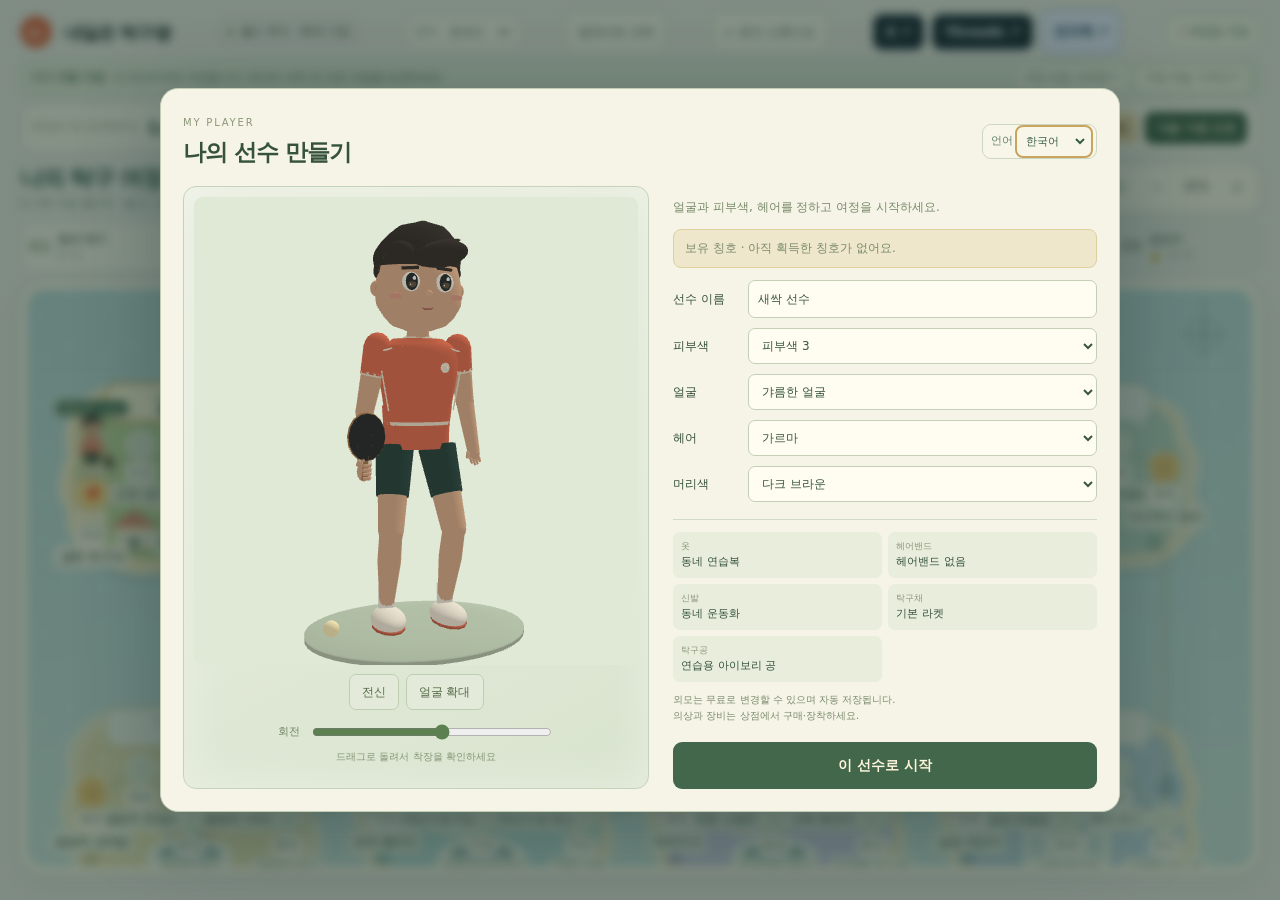
<file: index.html>
<!doctype html>
<html lang="ko">
<head>
<meta charset="utf-8">
<meta name="viewport" content="width=device-width,initial-scale=1">
<meta name="theme-color" content="#294d3e">
<link rel="icon" type="image/svg+xml" sizes="any" href="./favicon.svg">
<title>내일은 탁구왕 · 동네 탁구클럽</title>
<style>
*{box-sizing:border-box}body{margin:0;background:#ebece3;color:#23362f;font:14px/1.5 system-ui,"Malgun Gothic",sans-serif}button{font:inherit;cursor:pointer}button:focus-visible{outline:3px solid #e89c42;outline-offset:3px}.shell{max-width:1440px;padding:22px 28px;margin:auto}header{display:flex;align-items:center;justify-content:space-between;margin-bottom:18px;gap:14px}.brand{display:flex;align-items:center;gap:12px}.mark{width:40px;height:40px;background:#dd6745;color:#fff5df;border-radius:50%;display:grid;place-items:center;font:900 18px Georgia;transform:rotate(-12deg)}h1{font-size:20px;letter-spacing:-1px;margin:0}.eyebrow{font-size:10px;letter-spacing:.18em;color:#7b877d}.club{border:1px solid #c8cfc0;border-radius:30px;padding:8px 14px;font-size:12px;display:flex;align-items:center;gap:8px}.dot{background:#6e9764;width:6px;height:6px;border-radius:50%}.stage{position:relative;height:min(72vh,770px);min-height:430px;background:#c3cdbf;border-radius:16px;overflow:hidden;box-shadow:0 16px 45px #263d2420;border:1px solid #d5dbca}canvas{display:block;width:100%;height:100%;touch-action:none}.hud{position:absolute;top:23px;left:24px;right:24px;display:flex;justify-content:space-between;align-items:flex-start;pointer-events:none}.location{color:#26382d}.location small{display:block;color:#627366;font-size:10px;letter-spacing:.15em;margin-bottom:4px}.location b{font-size:16px}.view-tag{padding:7px 11px;border-radius:7px;background:#f8f7e8c9;font-size:11px;color:#465649;backdrop-filter:blur(8px)}.scoreboard{position:absolute;top:19px;left:50%;transform:translateX(-50%);display:flex;align-items:center;gap:22px;padding:10px 22px;border:1px solid #ffffff50;background:#203b32e8;border-radius:10px;color:#e9eedc;box-shadow:0 7px 18px #0b211c25;pointer-events:none}.scoreboard small{font-size:9px;letter-spacing:.13em;display:block;color:#b8ccb1}.scoreboard strong{font-size:29px;font-weight:500;letter-spacing:3px;font-variant-numeric:tabular-nums}.scoreboard .opponent{text-align:right}.bottom-hud{position:absolute;bottom:23px;left:24px;right:24px;display:flex;justify-content:space-between;align-items:flex-end;gap:10px;pointer-events:none}.hint-card{background:#f9f6e8e6;border:1px solid #fff9;padding:11px 14px;border-radius:9px;box-shadow:0 3px 18px #273b2010}.hint-card small{display:block;color:#6b7c68;font-size:10px;letter-spacing:.09em}.hint-card b{font-size:13px;font-weight:600}.hints{color:#475a4a;background:#f6f4e3ca;padding:7px 12px;border-radius:7px;font-size:11px}.toolbar{display:flex;justify-content:space-between;gap:18px;align-items:center;margin-top:17px;flex-wrap:wrap}.camera-group{display:flex;align-items:center;gap:13px}.label{color:#7f8b7b;font-size:10px;letter-spacing:.12em}.tabs{display:flex;gap:5px;background:#dfe4d7;padding:4px;border-radius:9px}.tabs button{border:0;border-radius:6px;background:transparent;color:#73826e;font-size:12px;padding:8px 14px}.tabs button.active{color:#f5f4de;background:#304c3c;box-shadow:0 2px 4px #2035211a}.actions{display:flex;gap:8px;align-items:center}.actions button{border:1px solid #c5cebe;padding:9px 14px;border-radius:8px;background:#f3f4e9;color:#40563e;font-size:12px}.actions button.primary{background:#dd704d;color:#fff9e9;border-color:#dd704d;padding:10px 22px}.status{font-size:11px;color:#778773;margin-top:14px;display:flex;justify-content:space-between;gap:10px}.mobile{display:none;gap:8px;margin-top:12px}.mobile button{flex:1;border:1px solid #c5cebe;border-radius:8px;background:#f7f7ea;padding:11px}.error{position:absolute;inset:0;display:grid;place-items:center;background:#e4e6d8;text-align:center;padding:30px}.error[hidden]{display:none}@media(max-width:760px){.shell{padding:12px}.stage{height:66vh;min-height:410px}h1{font-size:17px}.club{font-size:10px;padding:6px 9px}.hud{left:13px;right:13px;top:15px}.location{display:none}.hud{justify-content:flex-end}.scoreboard{left:15px;transform:none;top:14px;gap:13px;padding:7px 13px}.scoreboard strong{font-size:24px}.bottom-hud{left:12px;right:12px;bottom:12px}.hints{display:none}.toolbar{gap:12px}.camera-group{gap:6px}.label{display:none}.tabs button{padding:8px 10px}.actions button{padding:8px 10px}.mobile{display:flex}.status span:last-child{display:none}}

.impact-flash{position:absolute;inset:0;pointer-events:none;background:radial-gradient(ellipse at center,#fff5b900 20%,#fff0ad80 100%);opacity:0}
.impact-label{position:absolute;top:30%;left:50%;transform:translate(-50%,8px) scale(.83);opacity:0;text-align:center;pointer-events:none;white-space:nowrap;transition:opacity .10s,transform .10s cubic-bezier(.2,.9,.2,1.5)}
.impact-label.visible{opacity:1;transform:translate(-50%,0) scale(1)}
.impact-label b{display:block;font-size:27px;font-weight:1000;font-style:italic;letter-spacing:.05em;color:#fff9dc;text-shadow:0 2px 2px #1d342f,2px 0 1px #1d342f,-2px 0 1px #1d342f}
.impact-label span{font-size:11px;padding:3px 10px;border-radius:20px;color:#fbf3d4;background:#233c32cd}
.impact-label.smash b{font-size:38px;color:#ffcf83;text-shadow:0 3px 0 #7e3b2a,2px 0 1px #7e3b2a,-2px 0 1px #7e3b2a,0 0 24px #ffa94e80}
.impact-label.critical b{font-size:40px;color:#fff0a5;text-shadow:0 3px 0 #7e5325,2px 0 1px #7e5325,-2px 0 1px #7e5325,0 0 25px #ffcf64aa}
.impact-label.critical.smash b{font-size:39px}
.audio-strip{display:flex;align-items:center;gap:12px;flex-wrap:wrap;border-top:1px solid #d5dccd;padding-top:12px;margin-top:13px;color:#66765e;font-size:11px}
.audio-strip button{border:1px solid #c4ceba;border-radius:6px;background:#f3f4e6;padding:6px 10px;color:#40583d;font-size:11px}
.audio-strip label{display:flex;align-items:center;gap:7px}.audio-strip input{width:98px;accent-color:#557744}.audio-strip output{width:30px;font-variant-numeric:tabular-nums}
.actions button#smash{color:#ac512e;border-color:#d6ae87;background:#f6e6cd}
.actions button#highFeed[aria-pressed="true"]{background:#d7e4ce;border-color:#799b68}
@media(max-width:760px){.toolbar .actions{flex-wrap:wrap}.impact-label.critical b,.impact-label.critical.smash b{font-size:27px}.impact-label.smash b{font-size:32px}.audio-strip{gap:9px}.audio-strip #soundStatus{display:none}.mobile button{font-size:12px;padding:10px 5px}.audio-strip input{width:80px}}
@media(prefers-reduced-motion:reduce){.impact-label{transition:opacity .1s;transform:translate(-50%,0)}}

.impact-label.finisher b{font-size:clamp(26px,4.4vw,49px);letter-spacing:.025em;color:#fff1ac;text-shadow:0 3px 0 #8f4623,0 0 30px #ffc45bad}.impact-label.winner span{background:#715023ed;color:#fff5c6}.score-pop{animation:score-pop .55s ease-out}@keyframes score-pop{0%{transform:scale(1.4);color:#ffc45b;text-shadow:0 0 20px #ffd76b}100%{transform:scale(1)}}@media(prefers-reduced-motion:reduce){.score-pop{animation:none}}
/* Shot announcements stay outside the court. */
.feedback-strip{position:relative;display:grid;place-items:center;min-height:78px;margin:0 0 12px;border:1px solid #446052;border-radius:12px;background:#203b32;box-shadow:0 4px 14px #203b3212;overflow:hidden}
.feedback-strip .feedback-idle{position:absolute;inset:0;display:grid;place-items:center;padding:8px 14px;color:#c5d4bb;font-size:12px;text-align:center;transition:opacity .10s}
.feedback-strip:has(.impact-label.visible) .feedback-idle{opacity:0}
.feedback-strip .impact-label{position:relative;top:auto;left:auto;width:100%;padding:8px 12px;white-space:normal;transform:translateY(5px) scale(.97);z-index:1}
.feedback-strip .impact-label.visible{transform:translateY(0) scale(1)}
.feedback-strip .impact-label b{font-size:clamp(24px,3.2vw,34px);line-height:1.10}
.feedback-strip .impact-label.smash b,.feedback-strip .impact-label.critical b,.feedback-strip .impact-label.finisher b{font-size:clamp(24px,3.5vw,36px);line-height:1.10}
.feedback-strip .impact-label span{display:block;margin-top:5px;padding:0 4px;background:transparent;color:#f0eed6;font-size:12px;line-height:1.4}
@media(max-width:760px){.feedback-strip{min-height:74px;margin-bottom:10px}.feedback-strip .impact-label span{font-size:11px}}
@media(prefers-reduced-motion:reduce){.feedback-strip .impact-label,.feedback-strip .impact-label.visible{transform:none}.feedback-strip .feedback-idle{transition:none}}
/* Each major event has a distinct palette and a single readable entrance. */
.feedback-strip{--impact-color:#c9e3d0;min-height:88px;isolation:isolate;transition:background .16s,border-color .16s,box-shadow .16s}
.feedback-strip[data-impact=smash]{--impact-color:#ffab59;background:linear-gradient(100deg,#442d23,#36231d 50%,#442d23)}
.feedback-strip[data-impact=critical],.feedback-strip[data-impact=critical-smash],.feedback-strip[data-impact=finisher]{--impact-color:#ffe78e;background:radial-gradient(ellipse at 50% 110%,#79572b,#332b1d 65%)}
.feedback-strip[data-impact=point],.feedback-strip[data-impact=winner]{--impact-color:#fff0a2;background:linear-gradient(105deg,#244f40,#3d5333 50%,#244f40)}
.feedback-strip[data-impact=opponent]{--impact-color:#c5d5dc;background:#293d43}
.feedback-strip[data-impact]{border-color:var(--impact-color);box-shadow:inset 4px 0 var(--impact-color),inset -4px 0 var(--impact-color),0 3px 18px #203b3220}
.feedback-strip::before,.feedback-strip::after{content:'';position:absolute;pointer-events:none;opacity:0;z-index:0}
.feedback-strip::before{top:-50%;bottom:-50%;left:-45%;width:32%;background:linear-gradient(90deg,transparent,#fff7d54d,transparent);transform:skewX(-20deg)}
.feedback-strip::after{height:3px;bottom:0;left:12%;right:12%;background:var(--impact-color);transform-origin:center}
.feedback-strip.burst::before{animation:impact-sweep .55s ease-out both}
.feedback-strip.burst::after{animation:impact-underline .65s ease-out both}
.feedback-strip .impact-label.smash b,.feedback-strip .impact-label.critical b,.feedback-strip .impact-label.finisher b,.feedback-strip .impact-label.point b{font-size:clamp(25px,4vw,44px);font-weight:1000;letter-spacing:.035em}
.feedback-strip[data-impact] .impact-label b{color:var(--impact-color);text-shadow:0 3px 0 #171f19,0 0 22px color-mix(in srgb,var(--impact-color) 35%,transparent)}
.feedback-strip[data-impact=winner] .impact-label b{letter-spacing:.065em}
.feedback-strip .impact-label span{font-size:12px;font-weight:600;letter-spacing:.015em}
.scoreboard[data-result=you]{border-color:#ffe191;box-shadow:0 0 0 2px #ffe19155,0 0 26px #ffdc6b55}
.scoreboard[data-result=opponent]{border-color:#acc8d7}
@keyframes impact-sweep{0%{opacity:0;transform:translateX(0) skewX(-20deg)}20%{opacity:1}100%{opacity:0;transform:translateX(500%) skewX(-20deg)}}
@keyframes impact-underline{0%{opacity:.9;transform:scaleX(.08)}45%{opacity:1;transform:scaleX(1)}100%{opacity:0;transform:scaleX(1)}}
@media(max-width:760px){.feedback-strip{min-height:82px}.feedback-strip .impact-label span{font-size:11px}.feedback-strip .impact-label.smash b,.feedback-strip .impact-label.critical b,.feedback-strip .impact-label.finisher b,.feedback-strip .impact-label.point b{font-size:clamp(24px,6.7vw,32px)}}
@media(prefers-reduced-motion:reduce){.feedback-strip{transition:none}.feedback-strip.burst::before,.feedback-strip.burst::after{animation:none}.scoreboard[data-result=you]{box-shadow:0 0 0 2px #ffe19155}}
.audio-cues{display:flex;gap:5px;flex-wrap:wrap}.audio-strip .audio-cues button{padding:5px 8px;background:#e6ecdd;border-color:#bdcbb2}.audio-cues button[data-sound=smash]{color:#944b25}.audio-cues button[data-sound=critical],.audio-cues button[data-sound=criticalSmash]{color:#806022}.audio-cues button[data-sound=point],.audio-cues button[data-sound=winner]{color:#2f6447}
.feedback-strip[data-impact=center]{--impact-color:#b9f1d7;background:#21483b}.feedback-strip[data-impact=edge]{--impact-color:#d5d9d1;background:#333d38}.audio-cues button[data-sound=center]{color:#286349}.audio-cues button[data-sound=edge]{color:#697267}
.shot-controls{display:flex;align-items:center;gap:14px;flex-wrap:wrap;margin-top:13px;padding:10px 12px;border:1px solid #cdd6c5;border-radius:9px;background:#e4e9dd;color:#4c6148;font-size:11px}.course-control{display:flex;align-items:center;gap:10px}.course-buttons{display:flex;gap:4px}.course-buttons button{padding:7px 10px;border:1px solid #bbcbb0;border-radius:6px;color:#50664a;background:#f5f6eb;font-size:12px}.course-buttons button.active{color:#fff7df;background:#365d43;border-color:#365d43}.course-buttons kbd{font:10px system-ui;opacity:.65;margin-left:4px}.footing-status{padding:5px 8px;border-radius:5px;background:#d5e1cb;white-space:nowrap}.footing-status[data-grade=adjusting]{background:#eaddbc;color:#805f32}.footing-status[data-grade=unstable]{background:#e7cdbb;color:#8b5037}.shot-controls output{font-size:11px;color:#6c7d61}
@media(max-width:760px){.shot-controls{gap:8px;padding:9px}.course-control{width:100%;justify-content:space-between;gap:6px}.course-buttons button{padding:8px}.course-control>span{font-size:10px}.shot-controls output{flex:1;font-size:10px}}
.shot-controls .enemy-return-status{padding:5px 8px;border-radius:5px;background:#dbe3d4;color:#5b7152;white-space:nowrap}.shot-controls .enemy-return-status[data-chance=true]{background:#e9dbb6;color:#896029}
/* Keep match and camera controls above the court, within the initial view. */
.toolbar{margin:0 0 12px;padding:10px 12px;border:1px solid #c5cebe;border-radius:10px;background:#f3f4e9;gap:10px 16px}.camera-group{min-width:0;flex-wrap:wrap;gap:8px}.tabs{flex-wrap:wrap}.actions{flex-wrap:wrap}.actions button{min-height:40px}.actions button.primary{white-space:nowrap;box-shadow:0 3px 8px #a6462426}.stage{height:clamp(300px,calc(100dvh - 330px),770px);min-height:300px}
@media(max-width:760px){.toolbar{align-items:stretch;padding:8px;gap:8px}.camera-group,.toolbar .actions{width:100%}.tabs{width:100%;display:grid;grid-template-columns:repeat(4,minmax(0,1fr))}.tabs button{padding:8px 3px;font-size:11px}.toolbar .actions{gap:6px}.actions button#play{order:-1;flex:1 0 100%;min-height:43px}.actions button{flex:1 1 auto;padding:8px}.stage{height:clamp(280px,calc(100dvh - 390px),600px);min-height:280px}}
@media(max-width:380px){.tabs{grid-template-columns:repeat(2,minmax(0,1fr))}}
.career{margin:0 0 12px;background:#f8f6e9;border:1px solid #c9d0bd;border-radius:12px;padding:12px 16px}.career-head{display:flex;gap:16px;align-items:center;flex-wrap:wrap}.career-head>div:first-child{display:flex;align-items:center;gap:10px;flex-wrap:wrap}.career-head small{font-size:9px;letter-spacing:.12em;color:#7c886c}.career-head strong{font-size:22px;color:#36563d}.career-head span{font-size:12px}.career-xp{flex:1;min-width:120px;max-width:260px;font-size:10px;color:#637356}.career-xp progress{display:block;width:100%;height:8px;accent-color:#5b8451}.career-head button{margin-left:auto;background:#365c43;color:#fff8e1;border:0;border-radius:8px;padding:11px 18px;font-weight:650}.career summary{cursor:pointer;font-size:12px;color:#52674b;margin-top:8px}.career-body{padding-top:10px}.career-rules,.career-body p{font-size:12px;color:#66745c}.career-choice{display:flex;gap:10px;align-items:center;flex-wrap:wrap;font-size:12px}.career-choice select{font:inherit;border:1px solid #bfcbb3;border-radius:6px;padding:7px;background:#fffdf1;color:#37533b}.career-stats{display:grid;grid-template-columns:repeat(3,minmax(0,1fr));gap:10px;margin-top:12px}.career-stat{display:flex;align-items:center;gap:10px;padding:12px;border:1px solid #ced9c1;border-radius:9px;background:#ecf0e2}.career-stat>div{flex:1}.career-stat b{display:block;font-size:13px}.career-stat small{display:block;font-size:10px;color:#67795c}.career-stat strong{font-size:22px}.career-stat button{background:#456f4a;color:white;border:0;border-radius:6px;padding:8px;white-space:nowrap}.career button:disabled{opacity:.45;cursor:default}.career-road{list-style:none;padding:0;display:grid;grid-template-columns:repeat(8,minmax(0,1fr));gap:5px;margin:12px 0}.career-road li{padding:9px 5px;border-radius:6px;background:#dce8d2;text-align:center;font-size:11px}.career-road small{display:block;font-size:10px}.career-road [data-state=locked]{background:#e8e8df;color:#959b8e}.career-road [data-state=current]{background:#3f6245;color:#fff8df}.career-result{border-left:3px solid #c68e42;padding:10px 12px;background:#f3e5be;border-radius:4px;font-size:13px;font-weight:600}.career-result[hidden]{display:none}#careerSave{display:block;margin-top:6px;font-size:10px;color:#758469}#careerSave[data-ok=false]{color:#a25a36}
@media(max-width:760px){.career{padding:10px}.career-head{gap:8px}.career-head>div:first-child{width:100%;gap:8px}.career-head small{display:none}.career-head strong{font-size:19px}.career-head button{padding:9px 12px;font-size:12px}.career-stats{grid-template-columns:1fr;gap:6px}.career-stat{padding:8px}.career-road{grid-template-columns:repeat(4,minmax(0,1fr))}}
</style>
<link rel="stylesheet" href="./world-map.css"><link rel="stylesheet" href="./club-auth.css">

<style data-roky-support-hidden>
/* Support is hidden on games and the Studio homepage (2026-11-02). */
.roky-support-footer,
[data-web-only-support],
.roky-support-dialog,
#bank-transfer,
a[href*="buymeacoffee.com/roky.studio"],
a[href="https://mcroky.github.io/roky-studio/#bank-transfer"],
a[href="#bank-transfer"] { display: none !important; }
</style>
</head>
<body><main class="shell">
<header><div class="brand"><div class="mark">tt.</div><div><div class="eyebrow">TOMORROW'S CHAMPION</div><h1>내일은 탁구왕</h1></div></div><div class="club"><i class="dot"></i> 월드 투어 · 40개 거점</div></header>
<section id="career" class="career" aria-label="선수 성장과 대회"></section>
<section id="worldHub" class="world-hub" aria-label="올림픽을 향한 월드맵"></section>
<div id="arena" hidden>
<div class="toolbar"><div class="camera-group"><span class="label">CAMERA</span><div class="tabs"><button data-view="pov" class="active">1 라켓 시점</button><button data-view="follow">2 선수 뒤</button><button data-view="side">3 측면</button><button data-view="top">4 전체 보기</button></div></div><div class="actions"><button id="reset">시점 초기화</button><button id="swing">스윙 <span style="opacity:.6">SPACE</span></button><button id="smash" title="E">스매시 E</button><button id="highFeed" aria-pressed="false">높은 공 연습</button><button id="play" class="primary">자유 연습 시작</button></div></div>
<div id="bossTactic" class="boss-tactic" role="status" hidden></div><div class="feedback-strip"><span class="feedback-idle" aria-hidden="true">타격 피드백 · 타이밍을 맞춰 공을 받아보세요</span><div class="impact-label" id="impactLabel" aria-live="polite"><b></b><span></span></div></div>
<div id="courtFrame" class="court-frame-slot"><section class="stage" id="stage"><canvas id="game" aria-label="자유롭게 시점을 바꿀 수 있는 3D 탁구클럽"></canvas>
<div class="impact-flash" id="impactFlash"></div><div class="hud"><div class="location"><small>YOUR JOURNEY STARTS HERE</small><b>오늘도, 한 게임.</b></div><div class="view-tag" id="cameraLabel">라켓 시점</div></div>
<div class="scoreboard"><div><small>YOU</small><span>나의 선수</span></div><strong id="score">0 : 0</strong><div class="opponent"><small>PARTNER</small><span>연습 상대</span></div></div>
<div class="bottom-hud"><div class="hint-card"><small id="phase">READY TO RALLY</small><b id="message">월드맵에서 상대를 골라 도전하세요.</b></div><div class="hints">드래그로 둘러보기 · 휠로 줌</div></div><div class="error" id="error" hidden></div>
</section></div>
<div class="court-controls"><div class="shot-controls"><div class="course-control"><span>코스 · 내 선수 기준</span><div class="course-buttons" role="group" aria-label="타구 코스 선택"><button data-course="-1" aria-pressed="false">↖ 왼쪽 <kbd>J</kbd></button><button data-course="0" class="active" aria-pressed="true">↑ 가운데 <kbd>K</kbd></button><button data-course="1" aria-pressed="false">↗ 오른쪽 <kbd>L</kbd></button></div></div><div class="stroke-control"><span>구질 선택</span><div class="course-buttons" role="group" aria-label="구질 선택"><button data-stroke="drive" class="active" aria-pressed="true">드라이브 <kbd>Z</kbd></button><button data-stroke="cut" aria-pressed="false">커트 <kbd>X</kbd></button></div></div><div class="serve-control"><span id="serveStatus">경기 서브 · 2점마다 교대</span><div class="course-buttons" role="group" aria-label="서브 길이 선택"><button data-serve="short" class="active" aria-pressed="true">짧은 서브 <kbd>C</kbd></button><button data-serve="deep" aria-pressed="false">깊은 서브 <kbd>V</kbd></button></div></div><span class="footing-status" id="footingStatus">발 디딤 · 안정</span><output class="enemy-return-status" id="enemyReturnStatus">상대 리턴 · 대기</output><output id="spinRead" class="spin-read" data-spin="flat" role="status">오는 공의 구질을 보고 리턴하세요.</output><output id="shotResult">안정된 발 디딤은 정확도와 힘을 높입니다.</output></div>
<div class="mobile touch-deck"><div id="touchStick" class="touch-stick" role="group" aria-label="앞뒤와 좌우 이동"><span class="stick-arrow up">▲</span><span class="stick-arrow left">◀</span><span class="stick-arrow right">▶</span><span class="stick-arrow down">▼</span><span id="touchStickKnob" class="stick-knob"></span></div><span class="touch-move-label">이동</span><div class="touch-hit-buttons"><button id="mobileSwing" class="touch-swing">🏓 <span>스윙</span></button><button id="mobileSmash" class="touch-smash">⚡ <span>스매시</span></button></div></div></div>
<details class="court-settings"><summary>🔊 음량 · 조작 안내</summary><div class="court-settings-panel"><div class="audio-strip"><button id="soundToggle" aria-pressed="true">소리 켜짐</button><label for="volume">음량 <input id="volume" type="range" min="0" max="100" value="72"></label><output id="volumeValue" for="volume">72%</output><button id="soundPreview">효과음 순서대로 듣기</button><div class="audio-cues" role="group" aria-label="효과음 개별 미리듣기"><button data-sound="center" data-sound-label="중앙 정타 · 단단하고 또렷한 타격음">중앙 정타</button><button data-sound="edge" data-sound-label="끝 빗맞음 · 얇고 거친 소리">끝 빗맞음</button><button data-sound="smash" data-sound-label="스매시 · 묵직한 파열음">스매시</button><button data-sound="critical" data-sound-label="크리티컬 · 선명한 정타음">크리티컬</button><button data-sound="criticalSmash" data-sound-label="크리티컬 스매시 · 충격 + 정타">크리티컬 스매시</button><button data-sound="point" data-sound-label="득점 · 상승 멜로디">득점</button><button data-sound="winner" data-sound-label="결정타 득점 · 승리 팡파르">결정타 득점</button></div><span id="soundStatus" aria-live="polite">스매시 · 크리티컬 · 득점</span></div><div class="status"><span>WASD / 방향키 이동 · SPACE 자동 포핸드·백핸드 · J/K/L 코스 · Z 드라이브 / X 커트 · C/V 서브 길이 · E 스매시 · 1–4 시점 전환</span><span id="venueCode">LOCAL CLUB / COURT 01</span></div></div></details>
</div>
</main><script src="./club-locales.js"></script><script src="./club-i18n.js"></script><script src="./club-audio.js"></script><script src="./club-music.js"></script><script src="./club-config.js"></script><script src="./club-updates.js"></script><script src="./club-save-safety.js"></script><script src="./club-auth.js"></script><script src="./club-boot.js"></script>
<script data-roky-bank-copy>
/* One web support button, two optional methods. No payments or data collection. */
(() => {
  'use strict';
  if (window.rokyBankCopyInstalled) return;
  window.rokyBankCopyInstalled = true;
  const account = '3333071025774';
  const url = 'https://buymeacoffee.com/roky.studio';
  const translations = {
    ko:['후원 방법 선택','더 좋은 앱을 만들기 위한 자율 후원입니다.','Buy Me a Coffee ↗','카카오뱅크 계좌 복사','계좌번호를 복사했어요. 은행 앱에서 이체해 주세요.','복사할 수 없어요. 아래 번호를 직접 선택해 복사해 주세요.','닫기'],
    en:['Choose how to support','Optional support for building better apps.','Buy Me a Coffee ↗','Copy KakaoBank account','Account number copied. You can transfer from your bank app.','Copy unavailable. Select and copy the number below.','Close'],
    ja:['応援方法を選択','より良いアプリづくりへの任意のご支援です。','Buy Me a Coffee ↗','カカオバンク口座をコピー','口座番号をコピーしました。銀行アプリで振り込めます。','コピーできません。下の番号を選択してコピーしてください。','閉じる'],
    zh:['选择赞助方式','自愿支持开发更好的应用。','Buy Me a Coffee ↗','复制KakaoBank账号','账号已复制，可在银行应用中转账。','无法复制，请手动选择并复制下方账号。','关闭'],
  };
  const words = () => translations[(window.RokyI18n?.language || document.documentElement.lang || 'ko').slice(0,2)] || translations.ko;
  const style = document.createElement('style');
  style.textContent = '.roky-support-dialog{width:min(390px,calc(100% - 32px));box-sizing:border-box;max-height:85dvh;overflow:auto;border:1px solid #dedfd5;border-radius:16px;padding:24px;background:#fffef9;color:#263c30;font:14px/1.7 system-ui,sans-serif;text-align:left;box-shadow:0 12px 60px #0003}.roky-support-dialog::backdrop{background:#14271e88}.roky-support-head{display:flex;align-items:center;justify-content:space-between;gap:12px}.roky-support-head h2{font-size:18px;margin:0}.roky-support-close{background:transparent!important;color:#263c30!important;border:0!important;font:24px/1 system-ui!important;min-width:44px;min-height:44px;cursor:pointer}.roky-support-dialog p{font:13px/1.7 system-ui,sans-serif;color:#596c5d;margin:12px 0 18px}.roky-support-choices{display:grid;gap:10px}.roky-support-choices a,.roky-support-choices button{display:flex!important;align-items:center;justify-content:center;box-sizing:border-box;width:100%;max-width:100%;min-height:48px;padding:12px!important;border:1px solid #b09d45!important;border-radius:9px;background:#ffe569!important;color:#302b0d!important;font:600 14px/1.5 system-ui,sans-serif!important;text-align:center;white-space:normal;text-decoration:none;cursor:pointer}.roky-support-choices .roky-bank-copy{background:#fffbed!important}.roky-support-dialog :focus-visible{outline:3px solid #2676c4;outline-offset:3px}.roky-support-dialog .roky-bank-status{margin-bottom:0;color:#355b39}.roky-support-dialog input{display:block;box-sizing:border-box;width:100%;padding:12px;border:1px solid #bbb;border-radius:7px;font:600 19px/1.5 ui-monospace,monospace;color:#222;background:#fff}.roky-support-dialog [hidden]{display:none!important}';
  document.head.append(style);
  const registered = new WeakSet();
  let dialog, trigger;
  async function copy(button, status, number) {
    let copied = false;
    try { await navigator.clipboard.writeText(account); copied = true; } catch {
      const field = document.createElement('textarea'); field.value = account; field.readOnly = true;
      field.style.cssText='position:fixed;left:-9999px;top:0;font-size:16px'; dialog.append(field); field.select();
      try { copied = document.execCommand('copy'); } catch {}
      field.remove(); button.focus({preventScroll:true});
    }
    status.textContent = words()[copied ? 4 : 5];
    number.hidden = copied;
    if(!copied){number.focus();number.select();}
  }
  function open(anchor) {
    if(dialog?.open) return;
    trigger = anchor;
    if(!dialog){
      dialog=document.createElement('dialog');dialog.className='roky-support-dialog';dialog.setAttribute('aria-labelledby','roky-support-title');
      dialog.addEventListener('close',()=>{window.dispatchEvent(new CustomEvent('roky:support',{detail:false}));if(trigger?.isConnected)trigger.focus({preventScroll:true});});
      dialog.addEventListener('keydown',e=>e.stopPropagation());document.body.append(dialog);
    }
    dialog.replaceChildren();
    const w=words(),head=document.createElement('div');head.className='roky-support-head';
    const title=document.createElement('h2');title.id='roky-support-title';title.textContent=w[0];
    const close=document.createElement('button');close.type='button';close.className='roky-support-close';close.textContent='×';close.setAttribute('aria-label',w[6]);close.onclick=()=>dialog.close();
    head.append(title,close);
    const purpose=document.createElement('p');purpose.textContent=w[1];
    const choices=document.createElement('div');choices.className='roky-support-choices';
    const coffee=document.createElement('a');coffee.href=url;coffee.target='_blank';coffee.rel='noopener noreferrer';coffee.textContent=w[2];coffee.onclick=()=>dialog.close();
    const button=document.createElement('button');button.type='button';button.className='roky-bank-copy';button.textContent=w[3];
    const status=document.createElement('p');status.className='roky-bank-status';status.setAttribute('role','status');status.setAttribute('aria-live','polite');
    const number=document.createElement('input');number.className='roky-bank-manual';number.readOnly=true;number.value=account;number.hidden=true;number.setAttribute('aria-label','KakaoBank');
    button.onclick=()=>copy(button,status,number);choices.append(coffee,button);dialog.append(head,purpose,choices,status,number);window.dispatchEvent(new CustomEvent('roky:support',{detail:true}));dialog.showModal();coffee.focus();
  }
  function install() {
    for(const anchor of document.querySelectorAll('a[href="'+url+'"]')){
      if(anchor.closest('.roky-support-dialog'))continue;
      if(anchor.closest('#bank-transfer'))for(const selector of ['#bank-account-copy','.bank-support-account','#bank-copy-status']){
        const old=document.querySelector(selector);if(old){old.hidden=true;old.style.setProperty('display','none','important');}
      }
      if(anchor.nextElementSibling?.classList.contains('roky-bank-copy-wrap'))anchor.nextElementSibling.remove();
      anchor.setAttribute('role','button');anchor.setAttribute('aria-haspopup','dialog');anchor.setAttribute('aria-label',words()[0]);
      if(registered.has(anchor))continue;
      registered.add(anchor);
      anchor.addEventListener('click',event=>{event.preventDefault();event.stopPropagation();open(anchor);});
      anchor.addEventListener('keydown',event=>{if(event.key===' '){event.preventDefault();event.stopPropagation();open(anchor);}});
    }
  }
  function start(){install();new MutationObserver(install).observe(document.body,{childList:true,subtree:true});new MutationObserver(install).observe(document.documentElement,{attributes:true,attributeFilter:['lang']});window.addEventListener('roky:language',install);}
  function ready(){
    if(window.__next_f&&!Object.keys(document.body).some(key=>key.startsWith('__reactProps$'))){requestAnimationFrame(ready);return;}
    start();
  }
  if(document.readyState==='complete')ready();else window.addEventListener('load',ready,{once:true});
})();

</script>
</body></html>
</file>
<file: world-map.css>
/* Campaign world: an explorable route from the neighbourhood to the Olympics. */
[hidden]{display:none!important}
.career-nav{display:flex;gap:7px;margin-left:auto;flex-wrap:wrap}
.career-head .career-nav button{margin:0;padding:9px 14px;font-size:12px}
.career-head .career-nav button:first-child{background:#e0e8d5;color:#3c5c42}
.career-head .career-nav button:nth-child(2){background:#ece4cc;color:#6c5a3c}
.world-hub{margin:16px 0 22px}
.world-title{display:flex;justify-content:space-between;align-items:flex-end;gap:16px;margin-bottom:14px}
.world-title small{font-size:11px;color:#7c896e;letter-spacing:.04em}
.world-title h2{font-size:29px;letter-spacing:-1.5px;margin:2px 0;color:#2b4938}
.world-title p{margin:4px 0 0;font-size:12px;color:#758268}
.world-tools{display:flex;gap:6px;align-items:center;flex-shrink:0}
.world-tools button{background:#f8f7e9;border:1px solid #c9d2bd;border-radius:7px;min-height:36px;min-width:34px;color:#456344;padding:6px 9px}
.world-tools output{font-size:11px;min-width:34px;text-align:center}
.campaign-layout{display:grid;grid-template-columns:minmax(0,1fr) 340px;gap:16px;align-items:start}
.world-viewport{height:clamp(420px,calc(100dvh - 250px),780px);overflow:auto;border:1px solid #b7c9b8;border-radius:18px;background:#dce7df;box-shadow:inset 0 0 40px #3d604018;cursor:grab;touch-action:none;scrollbar-color:#93ad94 #d4dfcf;scrollbar-width:thin;position:relative}
.world-viewport.dragging{cursor:grabbing;user-select:none}
#worldSpace{position:relative}
#worldBoard{position:absolute;width:1900px;height:1060px;transform-origin:0 0}
.world-art{position:absolute;inset:0;pointer-events:none;font-family:system-ui,"Malgun Gothic",sans-serif}
.world-node{position:absolute;transform:translate(-50%,-50%);width:104px;border:0;background:transparent;color:#435b42;display:flex;align-items:center;flex-direction:column;padding:0;gap:2px;z-index:1;cursor:pointer}
.node-medal{display:grid;place-items:center;width:48px;height:48px;background:#fff9dc;border:3px solid #779363;border-radius:50%;box-shadow:0 5px 0 #64834b55,0 8px 14px #324e3029;font-size:23px;color:#4a7343}
.world-node b{font-size:12px;padding:1px 6px;border-radius:4px;background:#f7f4dfd9}
.world-node small{font-size:11px;white-space:nowrap;background:#f7f4dfeb;border-radius:4px;padding:2px 6px}
.world-node.boss .node-medal{width:58px;height:58px;border-radius:15px;background:#f2d187;border-color:#ab7c3f;color:#8f571f}
.world-node[data-state=locked]{color:#697b6d}
.world-node[data-state=locked] .node-medal{border-color:#a4b0a0;background:#cbd4c4;box-shadow:0 4px 0 #8c9d8355;color:#8c9a88;font-size:35px}
.world-node[data-state=locked] small{background:#e5e9dbce}
.world-node[data-state=cleared] .node-medal{background:#477653;border-color:#315d40;color:#fff7dc}
.world-node[aria-pressed=true] .node-medal{outline:4px solid #fff5c9;outline-offset:4px;box-shadow:0 0 0 9px #d0994b88,0 8px 20px #435e3c44}
.world-node[data-state=open] .node-medal{border-color:#d08935;background:#fff0bc}
.world-node:focus-visible{outline:0}
.world-node:focus-visible .node-medal{outline:4px solid #e0883e;outline-offset:7px}
.campaign-aside{border:1px solid #cbd5c0;background:#f8f6e9;border-radius:13px;padding:14px;box-shadow:0 7px 25px #3451370a}
.campaign-tabs{display:grid;grid-template-columns:repeat(3,1fr);gap:4px;padding:4px;background:#e2e8d9;border-radius:8px;margin-bottom:18px}
.campaign-tabs button{font:inherit;font-size:12px;border:0;padding:8px 3px;background:transparent;border-radius:5px;color:#738168}
.campaign-tabs [aria-selected=true]{background:#3d6046;color:#fff5df}
.campaign-aside h3{font-size:22px;letter-spacing:-.8px;line-height:1.3;margin:10px 0}
.node-code{font-size:10px;letter-spacing:.11em;color:#a3773e;font-weight:700}
.campaign-aside p{font-size:12px;line-height:1.65;color:#72806a}
.node-opponent{background:#e4ebdb;border-radius:8px;padding:14px;font-size:13px;font-weight:650;color:#456446;margin:18px 0}
.node-reward{padding:10px 12px;border:1px solid #e1c895;background:#f2e7c8;border-radius:7px;color:#90703c;font-size:12px}
.node-start{width:100%;border:0;background:#d67b49;color:#fff7e4;padding:13px;border-radius:8px;font-weight:700;min-height:46px;margin:8px 0}
.campaign-aside button:disabled{opacity:.45;cursor:default}
.world-caption{font-size:10px!important;color:#8a937f!important}
.campaign-aside .career-stats{display:grid;grid-template-columns:1fr;gap:8px}
.campaign-aside .career-stat{gap:8px;padding:11px}
.skill-branch{margin:16px 0}
.skill-branch h4{font-size:10px;letter-spacing:.08em;color:#879372;margin:8px 0}
.skill-card{display:flex;align-items:center;gap:9px;border:1px solid #d4dcc9;background:#edeedf;border-radius:8px;padding:10px;position:relative;margin:7px 0}
.skill-card+.skill-card{margin-top:17px}
.skill-card+.skill-card:before{content:"↓";position:absolute;top:-19px;left:23px;font-size:12px;color:#8c9e7d}
.skill-icon{display:grid;place-items:center;flex-shrink:0;background:#d5dfc8;width:29px;height:29px;border-radius:7px;color:#5d7d48;font-size:20px}
.skill-card>div{flex:1}
.skill-card b{font-size:12px}
.skill-card b small{font-size:10px;color:#889479;margin-left:5px}
.skill-card p{font-size:10px;margin:3px 0}
.skill-card>div>small{font-size:9px;color:#8c977e}
.skill-card button{border:0;background:#496f49;color:#fff8e4;font-size:18px;border-radius:6px;width:30px;height:32px;flex-shrink:0}
.skill-card[data-learned=true]{border-color:#94af7c;background:#e4ecd8}
.campaign-aside .career-result{margin-top:18px;font-size:12px;line-height:1.7}
@media(max-width:1000px){.campaign-layout{grid-template-columns:minmax(0,1fr) 300px}.campaign-aside{padding:10px}.career-head .career-nav button{padding:8px 10px}}
@media(max-width:760px){.world-title{align-items:flex-start;flex-direction:column;gap:10px}.world-title h2{font-size:24px}.campaign-layout{grid-template-columns:1fr}.world-viewport{height:430px;min-height:320px}.campaign-aside{padding:12px}.career-nav{width:100%;margin:0;display:grid;grid-template-columns:1fr 1fr 1.5fr}.career-head .career-nav button{width:100%;font-size:11px;padding:9px 4px}.world-title p{font-size:11px}}
@media(prefers-reduced-motion:reduce){.world-viewport{scroll-behavior:auto}}

/* Prize money and equipment shop. */
.career-wallet{display:inline-flex;align-items:center;padding:7px 10px;border-radius:7px;background:#efe1b8;color:#85622f;font-weight:700;font-variant-numeric:tabular-nums;white-space:nowrap}
.career-head .career-nav button#shopHome{background:#e9d6a8;color:#79542b}
.campaign-tabs{grid-template-columns:repeat(4,minmax(0,1fr))}
.campaign-tabs button{font-size:11px;white-space:nowrap}
.equipped-list{display:grid;grid-template-columns:1fr 1fr;gap:5px;padding:9px;background:#e7ecdd;border-radius:8px;margin:10px 0}
.equipped-list span{font-size:10px;color:#526b49}
.equipped-list small{display:block;font-size:9px;color:#8a967c}
.shop-categories{display:flex;gap:4px;flex-wrap:wrap;margin:14px 0 10px}
.shop-categories button{border:1px solid #cbd5bf;background:#f5f4e4;color:#718363;border-radius:6px;padding:7px 8px;font-size:11px}
.shop-categories button[aria-pressed=true]{background:#45664a;color:#fff6dd;border-color:#45664a}
.shop-items{display:grid;gap:8px}
.shop-item{display:grid;grid-template-columns:48px minmax(0,1fr);gap:8px 10px;align-items:center;padding:11px;border:1px solid #d6dbc7;border-radius:9px;background:#f1f1e3}
.shop-item>div:nth-child(2){min-width:0}
.shop-item b{font-size:12px;color:#3e5a40}
.shop-item p{margin:3px 0;font-size:10px}
.shop-item strong{font-size:11px;color:#997238}
.shop-item>button{grid-column:1/-1;border:0;border-radius:6px;background:#52784e;color:#fff5dd;font-size:11px;padding:8px;min-height:34px}
.item-swatch{position:relative;width:44px;height:44px;justify-self:center;background:var(--item-color);border:2px solid #fff7de;box-shadow:0 3px 6px #3e583526}
.item-swatch.clothes{clip-path:polygon(28% 5%,40% 0,60% 0,72% 5%,100% 25%,83% 45%,75% 38%,78% 100%,22% 100%,25% 38%,17% 45%,0 25%);border:0}
.item-swatch.clothes:after{content:"7";position:absolute;inset:8px 0 0;text-align:center;font-size:22px;font-weight:800;color:var(--item-accent)}
.item-swatch.headband{height:18px;transform:rotate(-12deg);border-radius:6px}
.item-swatch.shoes{height:26px;margin-top:12px;border-radius:13px 9px 7px 7px;border-bottom:6px solid var(--item-accent);transform:rotate(-10deg)}
.item-swatch.racket{width:29px;height:33px;margin-bottom:10px;border-radius:50%;border-color:var(--item-accent)}
.item-swatch.racket:after{content:"";position:absolute;width:8px;height:17px;background:var(--item-accent);bottom:-15px;left:9px;border-radius:0 0 3px 3px}
.item-swatch.ball{width:29px;height:29px;border-radius:50%;box-shadow:inset -4px -4px 5px #80693420,0 3px 7px #4c643020}
#shopNotice{font-size:11px;color:#7b713f;min-height:18px}
@media(max-width:760px){.career-nav{grid-template-columns:1fr 1fr 1fr 1.5fr}.career-wallet{font-size:11px;margin-left:auto}.shop-items{grid-template-columns:repeat(2,minmax(0,1fr))}.shop-item{grid-template-columns:1fr;align-content:start}.shop-item>div:nth-child(2){text-align:center}.shop-item>button{align-self:end}.shop-item b{font-size:11px}.shop-categories button{flex:1;padding:8px 3px}}

/* Equipment grades and option comparisons. */
.item-grade{display:inline-block!important;width:max-content;padding:2px 6px;margin:0 4px 5px 0;border-radius:4px;font-size:9px!important;line-height:1.4;font-weight:750;letter-spacing:.02em;background:#e1e5dc;color:#6b7964}
.item-grade[data-grade=uncommon]{background:#d6e8d8;color:#367346}
.item-grade[data-grade=rare]{background:#d7e4f1;color:#3c679a}
.item-grade[data-grade=epic]{background:#e8dcf0;color:#81529e}
.shop-item[data-grade=uncommon]{border-color:#a4c6a9}
.shop-item[data-grade=rare]{border-color:#96b6d7;background:#edf2ed}
.shop-item[data-grade=epic]{border-color:#b99acb;background:#f0eaf1;box-shadow:inset 3px 0 0 #b18bc5}
.shop-item b{display:block}
.shop-item .item-effects{font-size:11px;color:#496844;font-weight:600;line-height:1.6}
.gear-comparison{margin:6px 0 8px;font-size:10px;line-height:1.6;color:#89917e}
.gear-comparison small{display:block;font-size:9px;color:#8a937e}
.gear-comparison span{display:block}
.gear-comparison [data-change=up]{color:#4e8155}
.gear-comparison [data-change=down]{color:#b16b4e}
.equipped-list>div{min-width:0;font-size:10px;color:#526b49}
.equipped-list>div>span:last-child{display:block}
.equipped-list .item-grade{margin:3px 0}
.gear-bonus-summary{padding:9px 10px;border:1px solid #cad6b9;border-radius:7px;background:#e4edd9;font-size:11px;line-height:1.7;color:#4b6b43}
.grade-guide{font-size:10px!important;letter-spacing:.04em;color:#7c7f70!important}

/* Full world overview with a sliding information drawer. */
body[data-surface=map] .shell{max-width:1720px;padding-top:14px;padding-bottom:14px}
body[data-surface=map] header{margin-bottom:12px}
.world-hub{margin-bottom:0}
.campaign-layout{display:block;position:relative}
.world-viewport{width:100%;min-height:0;height:calc(100dvh - 260px);max-height:none}
#worldSpace{margin-left:auto;margin-right:auto}
.world-tools{flex-wrap:wrap;justify-content:flex-end}
.world-tools #mapPanel{background:#3e6248;color:#fff5dc;border-color:#3e6248}
.world-tools #mapFit{background:#e4ead7;color:#456044;font-weight:650}
.world-node small{font-size:14px}
.world-node b{font-size:16px}
.world-viewport[data-overview=true] .world-node small{display:none}
.world-viewport[data-overview=true] .world-node b{font-size:22px}
.campaign-aside{position:fixed;right:12px;top:12px;bottom:12px;width:390px;max-width:calc(100vw - 24px);z-index:102;overflow-y:auto;overscroll-behavior:contain;border-radius:15px;padding:16px;box-shadow:-12px 0 45px #213b2c33;transform:translateX(calc(100% + 24px));visibility:hidden;pointer-events:none;transition:transform .28s cubic-bezier(.22,.75,.25,1),visibility 0s .28s}
.world-hub.drawer-open .campaign-aside{transform:translateX(0);visibility:visible;pointer-events:auto;transition-delay:0s}
.drawer-header{display:flex;align-items:center;justify-content:space-between;gap:12px;margin-bottom:15px}
.drawer-header b{font-size:13px;color:#56704e}
.drawer-header button{border:1px solid #c7d1bb;background:#e7ecdc;border-radius:7px;color:#607452;font-size:12px;padding:7px 10px;min-height:35px}
.drawer-backdrop{position:fixed;inset:0;z-index:101;border:0;background:#1d352721;opacity:0;visibility:hidden;pointer-events:none;transition:opacity .28s,visibility 0s .28s;cursor:default}
.world-hub.drawer-open .drawer-backdrop{opacity:1;visibility:visible;pointer-events:auto;transition-delay:0s}
body.map-drawer-open{overflow:hidden}
@media(max-width:1000px){.campaign-layout{display:block}}
@media(max-width:760px){body[data-surface=map] .shell{padding:10px}.world-title{gap:7px;margin-bottom:9px}.world-title h2{font-size:22px}.world-title small{display:none}.world-tools{width:100%;justify-content:flex-start;gap:5px}.world-tools button{font-size:11px;padding:5px 8px;min-height:33px}.world-viewport{min-height:0}.campaign-aside{right:8px;top:8px;bottom:8px;width:390px;max-width:calc(100vw - 16px);padding:13px}.campaign-aside .shop-items{grid-template-columns:1fr}.campaign-aside .shop-item{grid-template-columns:48px minmax(0,1fr)}.campaign-aside .shop-item>div:nth-child(2){text-align:left}}
@media(prefers-reduced-motion:reduce){.campaign-aside,.drawer-backdrop{transition:none}}

/* Player marker and campaign travel. */
.world-player{position:absolute;width:72px;height:100px;padding:0;border:0;background:none;z-index:5;transform:translate(-50%,-100%) scale(var(--player-scale,1));transform-origin:50% 100%;cursor:pointer;filter:drop-shadow(0 3px 2px #314a3920)}
.player-tag{position:absolute;left:50%;top:-21px;transform:translateX(-50%);white-space:nowrap;border:2px solid #fff4d0;background:#365d43;color:#fff6df;border-radius:6px;padding:2px 7px;font-size:14px;font-weight:750;line-height:1.35;box-shadow:0 3px 7px #324f3533}
.map-avatar{display:block;width:72px;height:100px;transform-origin:50% 100%}
.map-figure{display:block;width:100%;height:100%;transform:scaleX(var(--map-facing,1));overflow:visible}
.map-leg,.map-arm{transform-box:fill-box;transform-origin:50% 0}
.world-player.walking .map-avatar{animation:map-walk-bob .32s ease-in-out infinite}
.world-player.walking .leg-left,.world-player.walking .arm-right{animation:map-limb-step .32s ease-in-out infinite alternate}
.world-player.walking .leg-right,.world-player.walking .arm-left{animation:map-limb-step .32s ease-in-out infinite alternate-reverse}
.world-player.arrived .map-avatar{animation:map-arrival-bounce .55s ease-out}
.world-player:focus-visible{outline:3px solid #e0a34e;outline-offset:5px;border-radius:12px}
.world-node.player-arrival .node-medal{animation:map-node-arrival .8s ease-out}
.map-journey-notice{position:absolute;top:14px;left:50%;transform:translate(-50%,-7px);width:max-content;max-width:calc(100% - 24px);text-align:center;padding:10px 17px;border-radius:30px;background:#365c45ed;color:#fff3cf;border:1px solid #f3dd9b;box-shadow:0 5px 20px #244a3433;font-size:13px;font-weight:650;z-index:6;pointer-events:none;opacity:0;visibility:hidden;transition:opacity .2s,transform .2s,visibility .2s}
.map-journey-notice.visible{opacity:1;visibility:visible;transform:translate(-50%,0)}
#journeyTrail{filter:drop-shadow(0 0 5px #ffe29f)}
@keyframes map-walk-bob{0%,100%{transform:translateY(0) rotate(-2deg)}50%{transform:translateY(-6px) rotate(2deg)}}
@keyframes map-limb-step{from{transform:rotate(-16deg)}to{transform:rotate(16deg)}}
@keyframes map-arrival-bounce{0%,100%{transform:translateY(0)}40%{transform:translateY(-15px)}70%{transform:translateY(-3px)}}
@keyframes map-node-arrival{0%{box-shadow:0 0 0 0 #efc162bb}60%{box-shadow:0 0 0 24px #efc16200;transform:scale(1.15)}100%{box-shadow:0 0 0 30px #efc16200;transform:scale(1)}}
@media(max-width:760px){.map-journey-notice{font-size:11px;padding:8px 11px}}
@media(prefers-reduced-motion:reduce){.world-player .map-avatar,.world-player .map-leg,.world-player .map-arm,.world-node.player-arrival .node-medal{animation:none!important}.map-journey-notice{transition:none}}

/* Region opening and player celebrations. */
.world-art g[data-locked=true]{opacity:.40}
.world-art g[data-locked=false]{opacity:1}
.world-art .region-unlocking{animation:region-reveal 1.6s ease-out}
.world-art .region-unlocking>rect{stroke:#f4c45d;stroke-width:9}
.new-region-banner{position:absolute;z-index:8;top:18px;left:50%;width:min(430px,calc(100% - 30px));padding:18px 35px;text-align:center;border:2px solid #f3d17b;border-radius:13px;background:linear-gradient(115deg,#345e48,#54764a,#345e48);box-shadow:0 10px 35px #31523844;pointer-events:none;opacity:0;visibility:hidden;transform:translate(-50%,-18px) scale(.92);transition:opacity .3s,transform .4s,visibility .3s;color:#fff0bc;overflow:hidden}
.new-region-banner.visible{opacity:1;visibility:visible;transform:translate(-50%,0) scale(1)}
.new-region-banner small{display:block;font-size:10px;letter-spacing:.25em;color:#e6cc81}
.new-region-banner strong{display:block;font-size:30px;letter-spacing:-1px;margin:5px}
.new-region-banner span{display:block;font-size:12px;color:#e2e8c5}
.new-region-banner i{position:absolute;right:14px;top:10px;font-size:35px;color:#f0ca6c;animation:region-star 1s ease-in-out infinite alternate}
.region-unlock .map-journey-notice{top:156px}
.world-player.celebrating .map-avatar{animation:region-player-cheer .6s ease-in-out infinite}
.world-player.celebrating .arm-left{transform:rotate(125deg)}
.world-player.celebrating .arm-right{transform:rotate(-125deg)}
@keyframes region-reveal{0%{opacity:.12;filter:brightness(1.8)}45%{opacity:1;filter:brightness(1.25)}100%{opacity:1;filter:brightness(1)}}
@keyframes region-player-cheer{0%,100%{transform:translateY(0) rotate(-4deg)}45%{transform:translateY(-20px) rotate(4deg)}}
@keyframes region-star{from{transform:rotate(-15deg) scale(.8);opacity:.6}to{transform:rotate(15deg) scale(1.1);opacity:1}}
/* Full size character dressing room. */
.avatar-dialog{width:min(960px,calc(100vw - 28px));max-height:calc(100dvh - 28px);border:1px solid #c0cdb4;border-radius:18px;padding:22px;background:#f6f4e6;color:#36513c;box-shadow:0 20px 85px #162d3155;overflow:auto}
.avatar-dialog::backdrop{background:#142c2580;backdrop-filter:blur(5px)}
.avatar-dialog-head{display:flex;justify-content:space-between;align-items:center;gap:15px;margin-bottom:14px}
.avatar-dialog-head small{font-size:10px;letter-spacing:.18em;color:#8a9777}
.avatar-dialog-head h2{font-size:23px;letter-spacing:-1px;margin:3px 0}
.avatar-dialog-head button,.avatar-view-tools button{border:1px solid #bfceb2;border-radius:7px;background:#e4eada;color:#566d49;padding:8px 12px;font-size:12px}
.avatar-editor-grid{display:grid;grid-template-columns:minmax(0,1.1fr) minmax(240px,1fr);gap:24px}
.avatar-preview-wrap{background:#dfe7d6;border:1px solid #c6d3bb;border-radius:13px;padding:10px;text-align:center}
#avatarPreview{width:100%;height:clamp(290px,52dvh,530px);display:block;border-radius:9px;touch-action:none;cursor:grab}
#avatarPreview:active{cursor:grabbing}
.avatar-view-tools{display:flex;justify-content:center;gap:7px;margin-top:9px}
.avatar-preview-wrap>small{display:block;font-size:10px;color:#859576;margin:7px}
.avatar-rotation{display:flex;align-items:center;gap:10px;justify-content:center;font-size:11px;color:#738567;margin-top:12px}
.avatar-rotation input{max-width:240px;flex:1;accent-color:#5d8050}
.avatar-settings>label{display:grid;grid-template-columns:65px minmax(0,1fr);gap:10px;align-items:center;font-size:12px;margin:10px 0}
.avatar-settings input,.avatar-settings select{width:100%;min-width:0;font:inherit;border:1px solid #c3cfb7;border-radius:7px;background:#fffdf2;padding:9px;color:#3a563c}
.avatar-settings>p{font-size:12px;color:#798a6c;line-height:1.6}
.avatar-equipment{display:grid;grid-template-columns:1fr 1fr;gap:6px;border-top:1px solid #d2d9c7;padding-top:12px;margin-top:17px}
.avatar-equipment div{background:#e8eddc;padding:8px;border-radius:7px;font-size:11px}
.avatar-equipment small{display:block;font-size:9px;color:#8b987a}
.avatar-confirm{width:100%;border:0;border-radius:9px;background:#42674a;color:#fff5dc;padding:13px;font-weight:700;margin-top:8px}
.avatar-save-note{font-size:10px!important}
@media(max-width:680px){.avatar-dialog{padding:14px}.avatar-editor-grid{grid-template-columns:1fr;gap:12px}#avatarPreview{height:340px}.avatar-dialog-head h2{font-size:20px}.new-region-banner strong{font-size:24px}}
@media(prefers-reduced-motion:reduce){.world-art .region-unlocking,.world-player.celebrating .map-avatar,.new-region-banner i{animation:none}.new-region-banner{transition:none}}

/* Try before buying, with a full size model and stat comparison. */
.shop-item{cursor:pointer}
.shop-item>button.item-swatch{grid-column:1;grid-row:1;padding:0;min-height:0;background:var(--item-color);color:inherit;justify-self:center;align-self:center}
.shop-item>button.item-preview-button{background:#e1e9d6;border:1px solid #c0d0b0;color:#456941;font-weight:650}
.avatar-dialog.fitting-mode .avatar-settings>label,.avatar-dialog.fitting-mode .avatar-save-note{display:none}
.avatar-fitting h3{font-size:19px;color:#42573d;margin:12px 0}
.avatar-fitting h3 .item-grade{vertical-align:middle}
.avatar-fitting>p{font-size:12px;color:#718269;line-height:1.7}
.avatar-fitting table{width:100%;border-collapse:collapse;margin:14px 0;font-size:12px;font-variant-numeric:tabular-nums}
.avatar-fitting caption{text-align:left;color:#8a967c;font-size:10px;padding:0 0 8px}
.avatar-fitting th,.avatar-fitting td{padding:10px 5px;border-bottom:1px solid #d7dfcb;text-align:right}
.avatar-fitting th:first-child{text-align:left;color:#65765a;font-weight:500}
.avatar-fitting thead th{font-size:10px;color:#8b967e}
.avatar-fitting [data-change=up]{color:#45804a;font-weight:700}
.avatar-fitting [data-change=down]{color:#b57650}
.avatar-fitting .fitting-status{background:#e8ecd9;border-radius:8px;padding:10px;font-size:11px}
.avatar-dialog .avatar-confirm:disabled{opacity:.5;cursor:default}
.avatar-dialog.fitting-mode .avatar-equipment{margin-top:8px;padding-top:0;border:0}
.avatar-preview-wrap{background:linear-gradient(150deg,#e9eee0,#d9e4ce);box-shadow:inset 0 0 45px #ffffff60}
@media(max-width:760px){.shop-item>button.item-swatch{grid-column:1/-1;grid-row:auto}.avatar-fitting table{font-size:11px}}

/* Illustrated island tour: static SVG scenery keeps the map light. */
.world-viewport{background:#c5dfd8;border:7px solid #fff9e8;border-radius:25px;box-shadow:0 0 0 1px #bdcdb7,0 12px 30px #48665414,inset 0 0 35px #649d8b16}
.world-title h2{font-size:30px;color:#31594a;letter-spacing:-1.3px}
.world-title>div:first-child>small{display:inline-block;color:#a47542;font-size:10px;font-weight:750;letter-spacing:.12em;margin-bottom:4px}
.world-title p{color:#6e8975}
.world-tools{padding:5px;background:#fbf8e9;border:1px solid #d8deca;border-radius:13px;box-shadow:0 3px 8px #526d4610}
.world-tools button{border:0;border-radius:9px;background:transparent}
.world-tools #mapPanel{background:#436d59}
.world-tools #mapFit{background:#e4ecda}
.world-art .map-region[data-locked=true]{opacity:.70}
.map-region[data-current=true]>.region-label rect{fill:#fff9da;stroke:#c59652;stroke-width:3}
.world-node{width:108px;gap:3px;color:#355c4a}
.node-medal{width:46px;height:46px;border:3px solid #fbf6dd;background:#f8efd0;box-shadow:0 4px 0 #9d9f7477,0 6px 9px #355b3b22;font-size:22px}
.world-node b{background:#fffbed;border-radius:8px;font-weight:800;color:#4f7057;padding:2px 8px}
.world-node small{background:#fffbedeb;color:#59725e;border-radius:7px;padding:3px 8px;font-weight:650;font-size:14px;box-shadow:0 2px 3px #54725612}
.world-node[data-state=locked] .node-medal{background:#dbe5ce;border-color:#edf2df;color:#8aa08b;box-shadow:0 4px 0 #91aa8666;font-size:30px}
.world-node[data-state=locked] small{background:#eef2dfdf;color:#6d8574}
.world-node[data-state=open] .node-medal{background:#f6cd76;border-color:#fff7d3;box-shadow:0 4px 0 #bf9755,0 0 0 6px #fff6d95c}
.world-node[data-state=cleared] .node-medal{background:#5f9472;border-color:#eef7d7;box-shadow:0 4px 0 #477657;color:#fff5cf}
.world-node.boss .node-medal{background:#e5bf70;border-color:#fff0ba;color:#8e6735;border-radius:17px;transform:rotate(-5deg)}
.world-node[aria-pressed=true] .node-medal{outline:3px solid #fffbea;outline-offset:4px;box-shadow:0 0 0 9px #d9a55288,0 6px 12px #6f704a22}
.world-node:hover .node-medal{filter:brightness(1.06)}
.player-tag{border-radius:20px;background:#3e6b53;border-color:#fff3c8;font-size:12px;padding:3px 9px}
.world-art .region-unlocking>path:nth-child(2){stroke:#f4c45d;stroke-width:9}
@media(max-width:760px){.world-viewport{border-width:4px;border-radius:18px}.world-title h2{font-size:24px}.world-tools{padding:3px}.world-title>div:first-child>small{display:none}}
/* Active career matches can only be left by forfeiting. */
.career-head .career-nav button:disabled{opacity:.40;cursor:not-allowed}
.career-head .career-nav #forfeitMatch{background:#a95240;color:#fff7e7;border:1px solid #984735}
.forfeit-dialog{width:min(440px,calc(100vw - 32px));box-sizing:border-box;border:1px solid #d6c8af;border-radius:20px;background:#fffbed;color:#3c5444;padding:27px;box-shadow:0 24px 80px #213c3655}
.forfeit-dialog::backdrop{background:#203a3280}
.forfeit-dialog>small{font-size:10px;letter-spacing:.18em;font-weight:750;color:#a66a4c}
.forfeit-dialog h2{font-size:24px;margin:9px 0 16px;letter-spacing:-.8px}
.forfeit-dialog p{font-size:13px;line-height:1.7;color:#75806c}
.forfeit-dialog>strong{display:block;background:#f4e6d2;border:1px solid #e6c5a2;border-radius:10px;padding:15px;color:#a2553c;font-size:17px}
.forfeit-dialog .forfeit-note{font-size:11px}
.forfeit-dialog>div{display:flex;gap:9px;margin-top:22px}
.forfeit-dialog button{flex:1;border:1px solid #c7d3bc;border-radius:10px;padding:13px 8px;font-size:13px;font-weight:700;background:#e7eedb;color:#42634d;cursor:pointer}
.forfeit-dialog #forfeitConfirm{background:#a95240;color:#fff7e7;border-color:#984735}
.forfeit-dialog button:focus-visible{outline:3px solid #d9b766;outline-offset:3px}
@media(max-width:760px){.career-nav #forfeitMatch{grid-column:1/-1}.forfeit-dialog{padding:20px}.forfeit-dialog h2{font-size:22px}.forfeit-dialog>strong{font-size:15px}}
/* Language selection: persisted independently from career progress. */
header{flex-wrap:wrap;gap:12px}
.language-picker{display:inline-flex;align-items:center;gap:7px;flex-shrink:0;font-size:11px;color:#65806c;padding:5px 8px;background:#f7f6e9;border:1px solid #ccd7c1;border-radius:9px}
.language-picker select{font:inherit;color:#385c47;background:transparent;border:0;padding:4px 2px;max-width:125px;cursor:pointer}
.language-picker select:disabled{opacity:.5;cursor:not-allowed}
.language-picker select:focus-visible{outline:2px solid #caa35d;outline-offset:3px;border-radius:3px}
.avatar-dialog-head .language-picker{margin-left:auto}
html:not([lang=ko]) .world-node small{white-space:normal;max-width:122px;font-size:13px;line-height:1.18;text-align:center}
html[lang=en] .region-label text:last-child{font-size:20px}
html:not([lang=ko]) .career-head .career-nav button{font-size:11px;padding:9px 10px}
html:not([lang=ko]) .campaign-tabs button{font-size:10px}
html:not([lang=ko]) .skill-card p{line-height:1.5}
html:not([lang=ko]) .avatar-settings label{grid-template-columns:110px 1fr}
html[lang=ja]{font-family:system-ui,'Yu Gothic','Meiryo',sans-serif}
html[lang=zh-CN]{font-family:system-ui,'Microsoft YaHei','PingFang SC',sans-serif}
@media(max-width:760px){header>.language-picker{margin-left:auto}.language-picker{font-size:10px;padding:3px 6px}.avatar-dialog-head{flex-wrap:wrap}.avatar-dialog-head .language-picker{margin-left:0}html:not([lang=ko]) .career-head .career-nav button{font-size:10px;padding:8px 4px}html:not([lang=ko]) .avatar-settings label{grid-template-columns:90px 1fr}html:not([lang=ko]) .world-tools button{font-size:10px}}/* Keep route pins anchored to their medals when translated names wrap. */
.world-node{transform:translate(-50%,-24px)}
.world-node.boss{transform:translate(-50%,-29px)}
/* Boss identities and single-claim training goals. */
.boss-preview{padding:13px;border:1px solid #d4b973;border-radius:11px;background:#f1e9cc;margin:12px 0;color:#58633d}
.boss-preview>b{font-size:13px;color:#7d6230}
.boss-preview p{margin:8px 0;font-size:12px;line-height:1.6}
.boss-preview small{display:block;line-height:1.6;margin:5px 0;font-size:10px;color:#887345}
.boss-tactic{margin:10px 0;padding:10px 13px;border:1px solid #b9cdd0;border-left:4px solid #427c8b;border-radius:8px;background:#e1ece6;color:#355b60;font-size:12px;line-height:1.5}
.boss-tactic[data-type=tactician]{background:#eae4ef;border-color:#cbbbd5;border-left-color:#826894;color:#665178}
.boss-tactic[data-type=striker]{background:#f1e2d8;border-color:#dcb99f;border-left-color:#bb574a;color:#8a4d3b}
.training-goals{margin-top:22px;border-top:1px solid #d6dcc7;padding-top:14px}
.training-goals h4{margin:0;font-size:14px;color:#4c6f50}
.training-goals>p{font-size:10px;line-height:1.6}
.training-goal{display:flex;align-items:center;gap:8px;padding:10px 0;border-top:1px solid #e0e4d3}
.training-goal>div{flex:1;min-width:0}
.training-goal b{display:block;font-size:11px;color:#4e6750}
.training-goal small{display:block;font-size:10px;color:#849375;margin:4px 0}
.training-goal progress{display:block;width:100%;height:6px;accent-color:#6e9163}
.training-goal button{border:0;background:#56794e;color:#fff9e4;border-radius:6px;padding:8px 9px;font-size:10px;white-space:nowrap}
#trainingNotice{font-size:11px;color:#8a6a34}
.earned-titles{padding:9px 11px;background:#efe7cc;border:1px solid #dfd0a0;border-radius:8px;font-size:11px;line-height:1.6;color:#8a6c35}
@media(max-width:760px){.boss-tactic{font-size:11px;padding:8px 10px}.training-goal button{padding:8px 6px}}
.rival-preview{margin:20px 0;padding:16px;border:1px solid #b9a777;border-radius:16px;background:linear-gradient(135deg,#faf1d6,#e8eee1)}.rival-preview h4{margin:0 0 8px;color:#3a5147}.rival-preview h4 small{float:right;font-weight:500}.rival-preview p{font-size:12px;line-height:1.6;margin:6px 0 12px}.rival-preview>small{display:block;font-size:11px;line-height:1.7;margin-top:9px}.rival-ranks{display:grid;gap:7px}.rival-ranks button{display:grid;grid-template-columns:65px 1fr;text-align:left;gap:3px 8px;padding:10px 12px;border:1px solid #b4be9d;border-radius:10px;background:#fffdf3;color:#334b40;cursor:pointer}.rival-ranks button span{font-size:12px}.rival-ranks button small{grid-column:2;font-size:11px}.rival-ranks button[data-state="open"]{border-color:#8e7440;box-shadow:inset 3px 0 #b79349}.rival-ranks button[data-state="cleared"]{background:#e7eddf}.rival-ranks button:disabled{opacity:.55;cursor:default}.rival-ranks button:focus-visible{outline:3px solid #d1a945;outline-offset:2px}

.stroke-control,.serve-control{display:grid;gap:5px}.stroke-control>span,.serve-control>span{font-size:11px;color:#60715b}.serve-control .course-buttons button{font-size:11px}.shot-controls{flex-wrap:wrap}.stroke-control .course-buttons button.active{background:#416f66;color:#fff8e9}.serve-control .course-buttons button.active{background:#816c43;color:#fff8e9}

.spin-read{flex-basis:100%;font-size:12px;line-height:1.6;padding:6px 10px;border-left:3px solid #a2b49b;border-radius:5px;background:#eaf0e3;color:#4b6257}.spin-read[data-spin="cut"]{border-color:#639c93;background:#e2efea}.spin-read[data-spin="drive"]{border-color:#c3924d;background:#f6edda}.spin-read[data-spin="lob"]{border-color:#85a054}.spin-read[data-spin="danger"]{border-color:#bc735f;background:#f5e7dd;color:#855243}

.match-report{margin-top:14px;padding:17px;border:1px solid #c5ceb5;border-radius:15px;background:#faf8ed;color:#3c5448}.match-report[hidden]{display:none}.match-report h3{margin:0 0 14px;font-size:17px}.match-report h4{margin:15px 0 9px;font-size:12px}.report-metrics{display:grid;grid-template-columns:repeat(3,minmax(0,1fr));gap:8px}.report-metrics>div{display:grid;gap:4px;padding:12px 6px;background:#edf0e3;border-radius:9px;text-align:center}.report-metrics strong{font-size:20px;font-variant-numeric:tabular-nums}.report-metrics span{font-size:10px;color:#667761}.report-style-bar{height:9px;display:flex;gap:2px;overflow:hidden;border-radius:5px;background:#e7e9dc}.report-style-bar span[data-style="drive"]{background:#609586}.report-style-bar span[data-style="cut"]{background:#8eabbe}.report-style-bar span[data-style="smash"]{background:#d29262}.report-style-bar span[data-style="block"]{background:#b5b99b}.report-style-legend{display:flex;flex-wrap:wrap;gap:6px 12px;margin-top:8px;font-size:11px}.report-style-legend b{margin-left:3px}.report-faults,.report-serves{font-size:11px;line-height:1.7;margin:10px 0}.match-report>small{display:block;font-size:10px;line-height:1.6;color:#7b8571}.report-coach{padding:12px;background:#e8eddf;border-radius:10px;margin-top:14px}.report-coach b{font-size:12px}.report-coach p,.report-partial{font-size:11px;line-height:1.7;margin:7px 0 0}

.stage-medals{margin:14px 0;padding:14px;border:1px solid #d9c994;border-radius:13px;background:#fcf4de}.stage-medals h4{margin:0 0 10px;font-size:13px;color:#526347}.stage-medals h4>span{float:right;color:#af8135;letter-spacing:3px}.stage-medals ul{padding:0;margin:0 0 9px;list-style:none;display:grid;gap:7px}.stage-medals li{display:flex;gap:8px;font-size:11px;color:#7c7e6b;line-height:1.6}.stage-medals li>span{color:#b4b59b}.stage-medals li[data-earned="true"]{color:#557349}.stage-medals li[data-earned="true"]>span{color:#bd8d32}.stage-medals small{font-size:10px;line-height:1.6;display:block;color:#818472}.stage-medals p{font-size:11px;line-height:1.7;margin:10px 0 6px;color:#75623f}.stage-medals p b{display:inline-block;margin-left:5px;color:#667b4f}.node-stars{font-size:14px;line-height:1;background:#fff8dc;color:#a5762b;border-radius:8px;padding:2px 5px;letter-spacing:1px;min-height:16px}.node-stars:empty{display:none}.world-node[data-mastered="true"] .node-medal{box-shadow:0 0 0 3px #d7b45c,0 6px 12px #6b633849}.world-viewport[data-overview="true"] .node-stars{font-size:20px}

#arena[data-venue-mood="night"] .location{color:#f0efdd;text-shadow:0 1px 5px #152a40}#arena[data-venue-mood="night"] .location small{color:#d0e0dc}#arena[data-venue-mood="night"] .stage{border-color:#7a9299;background:#43566d}#arena[data-venue-mood="night"] .scoreboard{background:#182d40ed;border-color:#c9bd8d66}

.shop-item .gear-upgrade-button{grid-column:1 / -1;border-color:#c9ad69;background:#f4ead0;color:#80653b;font-size:11px;padding:8px;border-radius:8px}.gear-upgrade-button:disabled{opacity:.5}.upgrade-dialog{width:min(540px,calc(100vw - 28px));max-height:90vh;overflow:auto;border:1px solid #b7c4ab;border-radius:18px;padding:24px;background:#faf7e9;color:#365044;box-shadow:0 20px 80px #10291b55}.upgrade-dialog::backdrop{background:#20372d80;backdrop-filter:blur(3px)}.upgrade-dialog>small{color:#9b7b43;letter-spacing:2px;font-size:10px}.upgrade-dialog h2{font-size:20px;margin:8px 0 15px}.upgrade-dialog table{width:100%;border-collapse:collapse;font-size:12px}.upgrade-dialog th,.upgrade-dialog td{text-align:left;padding:10px 6px;border-bottom:1px solid #d8ddc9}.upgrade-dialog td:last-child{color:#568348;font-weight:700}.upgrade-dialog p{font-size:12px;line-height:1.7}.upgrade-rule{color:#7c846e}.upgrade-equipped{padding:10px;background:#e9efdf;border-radius:8px}.upgrade-actions{display:flex;justify-content:flex-end;gap:8px;margin-top:20px}.upgrade-actions button{border:1px solid #bcc9ad;border-radius:8px;padding:10px 16px;background:#edf1e3;color:#426143}.upgrade-actions button:last-child{background:#496f50;color:#fff9df;border-color:#496f50}.upgrade-actions button:disabled{opacity:.45;cursor:default}
/* Readable chapter view: spend the window on the map rather than stacked headers. */
body[data-surface=map] .shell{padding:10px 20px 12px}
body[data-surface=map] header{margin-bottom:6px;min-height:34px}
body[data-surface=map] .mark{width:32px;height:32px;font-size:16px}
body[data-surface=map] .eyebrow{display:none}
body[data-surface=map] h1{font-size:18px}
body[data-surface=map] header .club{padding:5px 10px;font-size:11px}
body[data-surface=map] .account-bar{margin:6px 0;padding:4px 10px;min-height:34px;gap:8px;font-size:11px}
body[data-surface=map] .account-bar button{padding:4px 8px}
body[data-surface=map] .career{padding:8px 12px;margin-bottom:8px}
body[data-surface=map] .career-head{gap:10px}
body[data-surface=map] .career-head strong{font-size:19px}
body[data-surface=map] .career-head .career-nav button{padding:7px 11px}
body[data-surface=map] #careerSave[data-ok=true]{display:none}
body[data-surface=map] .world-hub{margin-top:10px}
body[data-surface=map] .world-title{align-items:center;margin-bottom:9px;gap:8px}
body[data-surface=map] .world-title>div>small{display:none}
body[data-surface=map] .world-title h2{font-size:23px;line-height:1.2}
body[data-surface=map] .world-title p{font-size:11px}
.region-nav{display:grid;grid-template-columns:repeat(8,minmax(0,1fr));gap:6px;padding:0 0 10px;overflow-x:auto;scrollbar-width:thin;scrollbar-color:#a6bca5 transparent}
.region-nav button{display:flex;align-items:center;gap:7px;min-width:0;text-align:left;border:1px solid #c6d3c0;border-radius:11px;padding:9px 8px;background:#f7f6e9;color:#536c55;transition:background .15s,border-color .15s}
.region-nav .chapter-number{font-size:16px;font-weight:800;color:#91a28a;font-variant-numeric:tabular-nums}
.region-nav button>span:last-child{min-width:0}
.region-nav b{display:block;font-size:11px;white-space:nowrap}
.region-nav small{display:block;margin-top:2px;font-size:10px;line-height:1.2;color:#81917a}
.region-nav button[data-locked=true]{background:#e6e9e0;color:#7f8a79}
.region-nav button[aria-pressed=true]{background:#355e48;border-color:#355e48;color:#fff9dc;box-shadow:0 3px 8px #294c3820}
.region-nav button[aria-pressed=true] .chapter-number{color:#f1d395}
.region-nav button[aria-pressed=true] small{color:#d0ddc5}
.world-tools #mapFit[aria-pressed=true]{background:#355e48;color:#fff9dc;border-color:#355e48}
.world-viewport{background:#c3ded5}
@media(max-width:1050px){.region-nav{grid-template-columns:repeat(8,minmax(114px,1fr))}.region-nav button{padding:7px 9px}.region-nav .chapter-number{font-size:14px}}
@media(max-width:760px){
 body[data-surface=map] .shell{padding:8px}
 body[data-surface=map] header .club{display:none}
 body[data-surface=map] .account-bar #cloudStatus{flex-basis:auto;order:0;font-size:10px}
 body[data-surface=map] .account-bar #accountName{max-width:110px;overflow:hidden;text-overflow:ellipsis;white-space:nowrap}
 body[data-surface=map] .account-bar{gap:5px;font-size:10px;padding:4px 6px}
 body[data-surface=map] .account-bar button{font-size:10px;padding:4px 6px}
 body[data-surface=map] .career{padding:7px 9px}
 body[data-surface=map] .career-head{gap:6px}
 body[data-surface=map] .career-head>div:first-child{width:auto}
 body[data-surface=map] .career-xp{min-width:80px;max-width:130px}
 body[data-surface=map] .career-head .career-nav button{padding:6px 3px;min-height:32px}
 body[data-surface=map] .world-title{gap:6px;align-items:flex-start}
 body[data-surface=map] .world-title h2{font-size:20px}
 body[data-surface=map] .world-title p{font-size:10px}
 .region-nav{gap:5px;padding-bottom:8px}.region-nav button{min-height:48px}
}
.world-viewport:not([data-overview=true]) .world-node small{font-size:var(--node-label-size,14px)}
.world-viewport:not([data-overview=true]) .world-node b{font-size:var(--node-code-size,16px)}
.world-viewport:not([data-overview=true]) .node-medal{width:var(--node-medal-size,48px);height:var(--node-medal-size,48px)}
/* User rankings load only when opened; private career saves remain owner scoped. */
.world-tools #rankingOpen{background:#f1e6c6;border-color:#d6bf80;color:#80612f;font-weight:700}
.ranking-dialog{width:min(800px,calc(100vw - 24px));max-height:calc(100dvh - 24px);padding:24px;border:1px solid #bdcbb2;border-radius:20px;background:#f9f7ea;color:#365743;box-shadow:0 20px 70px #17352950;overflow:auto}
.ranking-dialog::backdrop{background:#17362d85;backdrop-filter:blur(4px)}
.ranking-header{display:flex;justify-content:space-between;align-items:center;margin-bottom:8px;gap:12px}.ranking-header small{font-size:10px;letter-spacing:2px;color:#9d824d}.ranking-header h2{margin:4px 0;font-size:26px;letter-spacing:-1px}.ranking-dialog button{padding:8px 12px;border:1px solid #bdcbb2;border-radius:8px;background:#e7ecdd;color:#4f6c4a;font-size:12px}.ranking-dialog button:disabled{opacity:.5;cursor:wait}
.ranking-rules,.ranking-updated{font-size:11px;color:#7e8b74;line-height:1.6}.ranking-rules{margin:0 0 18px}.ranking-updated{text-align:right;margin:12px 0 0}
.ranking-mine{display:grid;grid-template-columns:88px minmax(0,1fr) auto;gap:14px;align-items:center;border:1px solid #a4b68c;border-radius:14px;padding:16px;background:linear-gradient(110deg,#e1eacf,#eff0d9);margin:16px 0 22px}.ranking-mine>div:first-child>small{display:block;font-size:10px;color:#74865d}.ranking-mine strong{font-size:31px;color:#446a43;line-height:1.2}.ranking-mine>div>small{display:block;font-size:11px;color:#6e815f;margin-top:6px}.ranking-mine p{grid-column:1/-1;font-size:12px;margin:0}
.ranking-toolbar{display:flex;align-items:center;gap:12px;margin:16px 0 8px;font-size:13px}.ranking-toolbar>span{font-size:11px;color:#8b967d}.ranking-toolbar button{margin-left:auto}#rankingStatus{font-size:12px;color:#8b7956;line-height:1.6}#rankingStatus:empty{display:none}
.ranking-scroll{overflow-x:auto}.ranking-table{width:100%;border-collapse:separate;border-spacing:0;min-width:480px;text-align:left;font-size:12px}.ranking-table th{font-size:10px;font-weight:600;color:#87927b;padding:10px 12px;background:#e9eddf;border-bottom:1px solid #ced7c1;white-space:nowrap}.ranking-table td{padding:13px 12px;border-bottom:1px solid #e0e4d4;vertical-align:middle}.ranking-position{font-size:17px;font-weight:800;color:#7a8c70;width:55px}.ranking-table tr[data-podium="1"] .ranking-position{color:#b38226}.ranking-table tr[data-podium="2"] .ranking-position{color:#8198a0}.ranking-table tr[data-podium="3"] .ranking-position{color:#ab7651}.ranking-table tr[data-me=true]{background:#e7efdc;box-shadow:inset 3px 0 #6b8e57}
.ranking-name{display:flex;align-items:center;gap:8px;min-width:0}.ranking-name b{font-size:12px;overflow-wrap:anywhere;max-width:230px}.ranking-avatar{width:30px;height:30px;display:grid;place-items:center;flex-shrink:0;border-radius:50%;background:#d5e2c8;color:#5b7650;font-style:normal;font-weight:800}.ranking-you{font-size:9px;padding:2px 5px;background:#476b4a;border-radius:5px;color:#f8f6e6;white-space:nowrap}.ranking-progress{display:grid;gap:3px;font-size:12px;font-variant-numeric:tabular-nums;white-space:nowrap}.ranking-progress small{font-size:10px;color:#ad8b43}
@media(max-width:760px){.ranking-dialog{padding:16px}.ranking-header h2{font-size:23px}.ranking-mine{grid-template-columns:60px minmax(0,1fr);padding:12px;gap:10px}.ranking-mine>.ranking-progress{grid-column:2;display:flex;align-items:center;gap:12px}.ranking-mine strong{font-size:27px}.ranking-table td,.ranking-table th{padding:10px 8px}.ranking-toolbar{gap:8px}.ranking-toolbar>span{font-size:10px}}
/* Court layout uses the available window height, including the controls below it. */
body[data-surface=court] .shell{height:100dvh;max-width:1720px;padding:8px 16px;display:flex;flex-direction:column;gap:6px}
body[data-surface=court] .shell>header{flex-shrink:0;min-height:30px;margin:0}
body[data-surface=court] .shell>header .eyebrow{display:none}
body[data-surface=court] .shell>header h1{font-size:17px}
body[data-surface=court] .shell>header .mark{width:30px;height:30px;font-size:15px}
body[data-surface=court] .shell>header .club{padding:4px 9px;font-size:10px}
body[data-surface=court] .account-bar{flex-shrink:0;margin:0;padding:3px 10px;min-height:29px;font-size:10px;gap:8px}
body[data-surface=court] .account-bar button{padding:3px 7px;font-size:10px}
body[data-surface=court] .career{flex-shrink:0;padding:6px 10px;margin:0}
body[data-surface=court] .career-head{gap:9px}
body[data-surface=court] .career-head strong{font-size:18px}
body[data-surface=court] .career-head small,body[data-surface=court] #careerSave[data-ok=true]{display:none}
body[data-surface=court] .career-head .career-nav button{padding:6px 10px;font-size:11px}
body[data-surface=court] .career-wallet{padding:5px 8px;font-size:11px}
body[data-surface=court] #arena{flex:1;min-height:0;display:flex;flex-direction:column;gap:6px;position:relative}
body[data-surface=court] #arena>*{flex-shrink:0;margin-top:0;margin-bottom:0}
body[data-surface=court] #arena>.stage{flex:1 1 0;min-height:0;height:auto;max-height:none}
body[data-surface=court] .toolbar{padding:5px 8px;gap:6px 10px}
body[data-surface=court] .toolbar button{min-height:30px;padding:5px 10px;font-size:11px}
body[data-surface=court] .tabs{padding:3px;gap:3px}
body[data-surface=court] .feedback-strip{min-height:46px;height:46px;border-radius:9px}
body[data-surface=court] .feedback-strip .impact-label{padding:3px 10px}
body[data-surface=court] .feedback-strip .impact-label b{font-size:25px;line-height:1}
body[data-surface=court] .feedback-strip .impact-label span{font-size:10px;margin-top:2px;line-height:1.2}
body[data-surface=court] .feedback-strip .feedback-idle{font-size:11px}
body[data-surface=court] .boss-tactic{padding:4px 10px;font-size:11px}
body[data-surface=court] .shot-controls{padding:6px 9px;gap:5px 12px}
body[data-surface=court] .shot-controls .course-buttons button{padding:5px 9px;font-size:11px}
body[data-surface=court] .stroke-control,body[data-surface=court] .serve-control{gap:2px}
body[data-surface=court] .shot-controls #shotResult{display:none}
body[data-surface=court] .spin-read{padding:3px 8px;font-size:11px;line-height:1.4}
.court-settings{align-self:flex-end;font-size:10px;color:#718469;position:relative}
.court-settings>summary{cursor:pointer;list-style:none;padding:3px 7px;border-radius:5px}
.court-settings>summary:hover{background:#dce6d2}
.court-settings-panel{position:absolute;right:0;bottom:calc(100% + 7px);z-index:20;width:min(560px,calc(100vw - 32px));max-height:55dvh;overflow:auto;padding:14px;border:1px solid #b9cbb0;border-radius:12px;background:#f7f7e8;box-shadow:0 8px 30px #1c392b40}
.court-settings-panel .audio-strip{border:0;margin:0;padding:0;gap:9px}
.court-settings-panel .status{margin-top:12px;display:block;font-size:11px;line-height:1.7}
.court-settings-panel .status span{display:block!important}
@media(max-width:1050px){body[data-surface=court] .toolbar .label{display:none}body[data-surface=court] .toolbar{gap:5px}body[data-surface=court] .toolbar button{padding:5px 7px;font-size:10px}}
@media(max-width:760px){
 body[data-surface=court] .shell{padding:6px;gap:5px}
 body[data-surface=court] .shell>header .club{display:none}
 body[data-surface=court] .account-bar #cloudStatus{flex-basis:auto;order:0;font-size:9px}
 body[data-surface=court] .account-bar #accountName{max-width:100px;overflow:hidden;text-overflow:ellipsis;white-space:nowrap}
 body[data-surface=court] .account-bar{gap:5px;padding:3px 6px}
 body[data-surface=court] .career-head{gap:5px}
 body[data-surface=court] .career-head>div:first-child{width:auto}
 body[data-surface=court] .career-xp{min-width:75px;max-width:120px}
 body[data-surface=court] .career-head .career-nav button{padding:5px 3px;font-size:10px}
 body[data-surface=court] .toolbar .camera-group{gap:0}
 body[data-surface=court] .toolbar .tabs button{min-height:27px}
 body[data-surface=court] .toolbar .actions{gap:4px}
 body[data-surface=court] .toolbar .actions #play{flex:1 1 auto;order:0;min-height:29px}
 body[data-surface=court] .toolbar button{padding:5px;font-size:10px;min-height:29px}
 body[data-surface=court] .shot-controls{display:grid;grid-template-columns:repeat(3,minmax(0,1fr));gap:5px;padding:5px}
 body[data-surface=court] .shot-controls .course-control{display:grid;width:auto;gap:2px}
 body[data-surface=court] .shot-controls .course-buttons{gap:2px}
 body[data-surface=court] .shot-controls .course-buttons button{flex:1;min-width:0;padding:5px 2px;font-size:10px;white-space:nowrap}
 body[data-surface=court] .course-buttons kbd{display:none}
 body[data-surface=court] .course-control>span,body[data-surface=court] .stroke-control>span,body[data-surface=court] .serve-control>span{font-size:9px;white-space:nowrap;overflow:hidden;text-overflow:ellipsis}
 body[data-surface=court] .shot-controls .footing-status,body[data-surface=court] .shot-controls .enemy-return-status{font-size:9px;padding:3px 4px}
 body[data-surface=court] .spin-read{grid-column:1/-1;font-size:10px}
 body[data-surface=court] .mobile{gap:4px}
 body[data-surface=court] .mobile button{padding:7px 4px;font-size:11px}
 body[data-surface=court] .feedback-strip{height:40px;min-height:40px}
 body[data-surface=court] .feedback-strip .impact-label b{font-size:22px}
}
@media(max-height:620px){
 body[data-surface=court] .shell>header,body[data-surface=court] .account-bar{display:none}
 body[data-surface=court] .career-head>div:first-child,body[data-surface=court] .career-xp,body[data-surface=court] .career-wallet{display:none}
 body[data-surface=court] .career-nav{width:100%;margin:0}
 body[data-surface=court] .feedback-strip{height:36px;min-height:36px}
 body[data-surface=court] .feedback-strip .impact-label b{font-size:20px}
 body[data-surface=court] .feedback-strip .impact-label span{font-size:9px}
 body[data-surface=court] .shot-controls .footing-status,body[data-surface=court] .shot-controls .enemy-return-status{display:none}
}
/* Each rarity has its own fabric, metalwork and emblem treatment. */
.shop-item{position:relative;isolation:isolate}
.shop-item[data-grade=uncommon] .item-swatch{background-image:linear-gradient(125deg,transparent 35%,#ffffff35 36% 43%,transparent 44%)}
.shop-item[data-grade=rare] .item-swatch{background-image:linear-gradient(130deg,transparent 20%,#ffffff65 21% 26%,transparent 27% 58%,#ffffff40 59% 66%,transparent 67%)}
.shop-item[data-grade=epic] .item-swatch{background-image:linear-gradient(125deg,transparent 20%,#ffe4a591 21% 28%,transparent 29% 55%,#ffe4a56b 56% 67%,transparent 68%);filter:drop-shadow(0 2px 4px #9164ac48)}
.shop-item[data-grade=rare] .item-swatch:before,.shop-item[data-grade=epic] .item-swatch:before,.shop-item[data-grade=legendary] .item-swatch:before{content:'';position:absolute;inset:4px;border:1px solid var(--item-accent);border-radius:inherit;pointer-events:none}
.shop-item[data-grade=epic] .item-swatch.clothes:after{content:'✧';color:#fff1ba;text-shadow:0 1px 2px #7d5839}
.shop-item[data-grade=legendary]{border:1px solid #c5a14b;background:linear-gradient(130deg,#fff5d9,#edf0e6 50%,#f8e8bf);box-shadow:inset 3px 0 #d2ac50,0 4px 15px #b292421c}
.shop-item[data-grade=legendary]:after{content:'';position:absolute;inset:0;border:1px solid #f2d47d;border-radius:inherit;box-shadow:0 0 15px #e8c67165;pointer-events:none;animation:legendary-breathe 4.2s ease-in-out infinite;z-index:-1}
.item-grade[data-grade=legendary]{color:#805b15;background:linear-gradient(110deg,#efd28a,#fff3c5,#edcd77);border:1px solid #d3b25d;font-weight:850;letter-spacing:.08em}
.item-grade[data-grade=legendary]:before{content:'✦ ';color:#a8771e}
.shop-item[data-grade=legendary] .item-swatch{border-color:#f5d681;background-image:linear-gradient(125deg,transparent 12%,#f9db8dde 13% 20%,transparent 21% 43%,#fff9ddab 44% 53%,transparent 54% 72%,#f4cf7ebf 73% 80%,transparent 81%);filter:drop-shadow(0 0 5px #eac35e90)}
.shop-item[data-grade=legendary] .item-swatch:before{inset:3px;border:2px solid #f8dda0}
.shop-item[data-grade=legendary] .item-swatch.clothes:after{content:'✦';color:#b1eee0;text-shadow:0 1px #7c6636,0 0 3px #fff7cd}
.shop-item[data-grade=legendary] .item-swatch.headband:before{inset:3px 17px;background:#afeadf;transform:rotate(45deg);border:1px solid #ffe7a7;border-radius:1px}
.shop-item[data-grade=legendary] .item-swatch.ball{background-image:radial-gradient(circle at 30% 20%,#fffef0 0 18%,transparent 20%),linear-gradient(155deg,transparent 40%,#e7bf60 42% 54%,transparent 56%)}
.avatar-preview-wrap[data-legendary=true]{border-color:#c8ad63;background:radial-gradient(ellipse at 50% 70%,#f8e9b4,#dfe7d6 68%);box-shadow:inset 0 0 0 1px #ffecb85c}
.world-player[data-legendary=true]:before{content:'';position:absolute;inset:15px -22px -8px;border-radius:50%;background:radial-gradient(ellipse,#f8d47860,transparent 68%);animation:legendary-breathe 4.2s ease-in-out infinite;pointer-events:none;z-index:-1}
@keyframes legendary-breathe{0%,100%{opacity:.12}50%{opacity:.85}}
@media(prefers-reduced-motion:reduce){.shop-item[data-grade=legendary]:after,.world-player[data-legendary=true]:before{animation:none;opacity:.4}}
/* Keep the playfield focused on the table on wide desktop windows. */
body[data-surface=court] .shell{max-width:1320px}
body[data-surface=court] #arena>.stage{width:100%;align-self:center;max-width:calc(60dvh * 16 / 9);box-shadow:0 8px 24px #263d241a}
/* Fit the illustrated world bounds, without extra ocean creating scrollbars. */
.world-viewport[data-fitted=true]{overflow:hidden;cursor:default}
.world-viewport[data-fitted=true] #worldSpace{overflow:hidden}
.world-viewport[data-fitted=true] .map-compass{display:none}
/* The court has a dedicated slot so its width cannot pull the layout to one side. */
body[data-surface=court] .shell{max-width:1120px;margin-left:auto;margin-right:auto}
body[data-surface=court] #arena>.court-frame-slot{flex:1 1 0;min-height:0;min-width:0;width:100%;display:flex;align-items:center;justify-content:center}
body[data-surface=court] .court-frame-slot>.stage{flex:0 0 auto;min-height:0;max-height:100%;max-width:100%;margin:0}
/* Keyboard-free controls on phones, tablets and touch laptops. */
.court-controls{display:flex;flex-direction:column;gap:6px;min-width:0}
body[data-surface=court] .court-controls>.shot-controls{margin:0}
.touch-deck{align-items:center;position:relative;gap:12px;padding:4px 10px;min-height:88px;touch-action:none;user-select:none;-webkit-user-select:none}
.touch-stick{position:relative;flex:0 0 80px;width:80px;height:80px;border:1px solid #a9bda1;border-radius:50%;background:radial-gradient(circle,#e9efdf 28%,#d9e5ce 30% 62%,#c5d8bc 64%);box-shadow:inset 0 2px 7px #30533318;touch-action:none}
.stick-knob{position:absolute;left:50%;top:50%;width:33px;height:33px;border-radius:50%;transform:translate(-50%,-50%);background:linear-gradient(145deg,#729568,#3d644c);border:2px solid #f5f2d7;box-shadow:0 3px 6px #2f4a3333;pointer-events:none}
.stick-arrow{position:absolute;font-size:9px;color:#8c9f7b;pointer-events:none}.stick-arrow.up{top:3px;left:35px}.stick-arrow.down{bottom:3px;left:35px}.stick-arrow.left{left:4px;top:31px}.stick-arrow.right{right:4px;top:31px}.touch-stick.active{border-color:#5b8755;background-color:#c4d9b7}
.touch-move-label{font-size:10px;color:#7f9274}
.touch-hit-buttons{display:flex;gap:10px;margin-left:auto;touch-action:none}
body[data-surface=court] .mobile .touch-hit-buttons button{flex:0 0 auto;display:flex;flex-direction:column;align-items:center;justify-content:center;gap:4px;width:76px;height:66px;min-height:44px;padding:5px;border-radius:18px;touch-action:none;font-size:22px;font-weight:800;box-shadow:0 3px 0 #536b4730}
.touch-hit-buttons button span{font-size:13px}
body[data-surface=court] .mobile .touch-swing{background:#3d6c51;border-color:#335e45;color:#fff6df}
body[data-surface=court] .mobile .touch-smash{background:linear-gradient(135deg,#f0cf82,#e6af55);border-color:#bc8c39;color:#70481e}
.touch-hit-buttons button.pressed{transform:translateY(2px);filter:brightness(.9)}
html[data-input=touch] body[data-surface=court] .mobile{display:flex}
html[data-input=touch] body[data-surface=court] .shell>header,html[data-input=touch] body[data-surface=court] .account-bar{display:none}
html[data-input=touch] body[data-surface=court] .toolbar #swing,html[data-input=touch] body[data-surface=court] .toolbar #smash{display:none}
html[data-input=touch] body[data-surface=court] .course-buttons kbd{display:none}
html[data-input=touch] body[data-surface=court] .feedback-strip{height:36px;min-height:36px}
html[data-input=touch] body[data-surface=court] .feedback-strip .impact-label b{font-size:20px}
html[data-input=touch] body[data-surface=court] .shot-controls .course-buttons button{min-height:38px}
html[data-input=touch] body[data-surface=court] .scoreboard{top:7px;left:50%;transform:translateX(-50%);gap:9px;padding:4px 10px;border-radius:8px}
html[data-input=touch] body[data-surface=court] .scoreboard strong{font-size:22px;letter-spacing:1px}
html[data-input=touch] body[data-surface=court] .scoreboard small{font-size:7px}
html[data-input=touch] body[data-surface=court] .scoreboard span{font-size:9px}
html[data-input=touch] body[data-surface=court] .stage .hud{top:8px;left:8px;right:8px}
html[data-input=touch] body[data-surface=court] .stage .location{display:none}
html[data-input=touch] body[data-surface=court] .view-tag{font-size:8px;padding:4px 5px}
html[data-input=touch] body[data-surface=court] .stage .bottom-hud{bottom:8px;left:8px;right:8px}
html[data-input=touch] body[data-surface=court] .stage .hint-card{padding:4px 7px;max-width:78%;border-radius:7px}
html[data-input=touch] body[data-surface=court] .stage .hint-card small{display:none}
html[data-input=touch] body[data-surface=court] .stage .hint-card b{font-size:10px}
html[data-input=touch] body[data-surface=court] .stage .hints{display:none}
@media(max-width:760px){.touch-move-label{display:none}.touch-deck{padding:2px 8px}.touch-hit-buttons{gap:8px}html[data-input=touch] body[data-surface=court] .toolbar .actions #play{flex:1}html[data-input=touch] body[data-surface=court] .scoreboard span{display:none}}
@media(pointer:coarse){button{touch-action:manipulation}.world-tools button{min-height:40px}.career-head .career-nav button{min-height:36px}.drawer-header button{min-height:40px}}
@media(max-height:520px) and (min-width:600px){
 html[data-input=touch] body[data-surface=court] .shell{padding:5px 8px;gap:4px}
 html[data-input=touch] body[data-surface=court] #arena{display:grid;grid-template-columns:minmax(0,1fr) 218px;grid-template-rows:auto 30px minmax(0,1fr) 17px;gap:5px 9px}
 html[data-input=touch] body[data-surface=court] .toolbar{grid-column:1/-1;grid-row:1;flex-wrap:nowrap;padding:3px 6px}
 html[data-input=touch] body[data-surface=court] .toolbar .camera-group{flex:1;width:auto}
 html[data-input=touch] body[data-surface=court] .toolbar .actions{width:auto}
 html[data-input=touch] body[data-surface=court] .toolbar button{min-height:28px;padding:4px 6px;font-size:10px}
 html[data-input=touch] body[data-surface=court] .toolbar .tabs{display:flex}
 html[data-input=touch] body[data-surface=court] .feedback-strip{grid-column:1;grid-row:2;height:30px;min-height:30px}
 html[data-input=touch] body[data-surface=court] .feedback-strip .impact-label{padding:2px 6px}
 html[data-input=touch] body[data-surface=court] .feedback-strip .impact-label b{font-size:17px}
 html[data-input=touch] body[data-surface=court] #bossTactic{position:absolute;top:40px;left:7px;max-width:calc(100% - 248px);z-index:4;font-size:9px}
 html[data-input=touch] body[data-surface=court] #arena>.court-frame-slot{grid-column:1;grid-row:3;min-height:0}
 html[data-input=touch] body[data-surface=court] .court-controls{grid-column:2;grid-row:2/5;justify-content:space-between;min-height:0;gap:4px;border-left:1px solid #ced8c1;padding-left:8px}
 html[data-input=touch] body[data-surface=court] .shot-controls{display:flex;flex-direction:column;align-items:stretch;padding:5px;gap:4px;font-size:10px}
 html[data-input=touch] body[data-surface=court] .shot-controls .course-control{display:block;width:100%}
 html[data-input=touch] body[data-surface=court] .shot-controls .course-buttons button{min-height:33px;padding:4px 7px;flex:1;font-size:10px}
 html[data-input=touch] body[data-surface=court] .shot-controls .course-control>span,html[data-input=touch] body[data-surface=court] .shot-controls .stroke-control>span,html[data-input=touch] body[data-surface=court] .shot-controls .serve-control>span{font-size:9px}
 html[data-input=touch] body[data-surface=court] .shot-controls .spin-read{font-size:9px;padding:3px;line-height:1.2}
 html[data-input=touch] body[data-surface=court] .touch-deck{min-height:71px;padding:0;gap:6px}
 html[data-input=touch] body[data-surface=court] .touch-stick{width:64px;height:64px;flex-basis:64px}
 html[data-input=touch] body[data-surface=court] .stick-arrow.up,html[data-input=touch] body[data-surface=court] .stick-arrow.down{left:27px}
 html[data-input=touch] body[data-surface=court] .stick-arrow.left,html[data-input=touch] body[data-surface=court] .stick-arrow.right{top:23px}
 html[data-input=touch] body[data-surface=court] .touch-move-label{display:none}
 html[data-input=touch] body[data-surface=court] .touch-hit-buttons{gap:5px;margin:0}
 html[data-input=touch] body[data-surface=court] .mobile .touch-hit-buttons button{width:61px;height:61px;border-radius:15px;font-size:20px}
 html[data-input=touch] body[data-surface=court] .touch-hit-buttons button span{font-size:11px}
 html[data-input=touch] body[data-surface=court] .court-settings{grid-column:1;grid-row:4;justify-self:end}
}
body[data-surface=court] .court-controls>.mobile{margin:0}
/* Compact touch chrome leaves the court usable on smaller phones. */
html[data-input=touch] body[data-surface=court] #lastMatchReview{display:none}
html[data-input=touch] body[data-surface=court] .scoreboard strong{white-space:nowrap;flex-shrink:0}
html[data-input=touch] body[data-surface=court] .scoreboard span{display:none}
@media(max-width:760px){html[data-input=touch] body[data-surface=court] .tabs{display:grid;grid-template-columns:repeat(4,minmax(0,1fr))}html[data-input=touch] body[data-surface=court] .career-head{gap:4px}html[data-input=touch] body[data-surface=court] .career-head .career-nav button{min-height:32px}}
@media(max-width:600px) and (max-height:720px){
 html[data-input=touch] body[data-surface=court] .career-head>div:first-child,html[data-input=touch] body[data-surface=court] .career-xp,html[data-input=touch] body[data-surface=court] .career-wallet{display:none}
 html[data-input=touch] body[data-surface=court] .career{padding:4px}
 html[data-input=touch] body[data-surface=court] .touch-deck{min-height:74px}
 html[data-input=touch] body[data-surface=court] .touch-stick{width:68px;height:68px;flex-basis:68px}
 html[data-input=touch] body[data-surface=court] .stick-arrow.up,html[data-input=touch] body[data-surface=court] .stick-arrow.down{left:29px}
 html[data-input=touch] body[data-surface=court] .stick-arrow.left,html[data-input=touch] body[data-surface=court] .stick-arrow.right{top:25px}
 html[data-input=touch] body[data-surface=court] .mobile .touch-hit-buttons button{height:62px}
 html[data-input=touch] body[data-surface=court] .shot-controls .footing-status,html[data-input=touch] body[data-surface=court] .shot-controls .enemy-return-status{display:none}
}
@media(max-height:520px) and (min-width:600px){
 html[data-input=touch] body[data-surface=court] .court-controls>.shot-controls>*{min-width:0;max-width:100%;flex:0 0 auto}
 html[data-input=touch] body[data-surface=court] .court-controls>.shot-controls>.spin-read{display:none}
 html[data-input=touch] body[data-surface=court] .court-controls>.shot-controls #shotResult,html[data-input=touch] body[data-surface=court] .court-controls>.shot-controls .footing-status,html[data-input=touch] body[data-surface=court] .court-controls>.shot-controls .enemy-return-status{display:none}
 html[data-input=touch] body[data-surface=court] .scoreboard{gap:7px;padding:3px 8px}
 html[data-input=touch] body[data-surface=court] .scoreboard strong{font-size:19px}
}
html[data-input=touch] body[data-surface=court] .feedback-strip{height:44px;min-height:44px}
@media(max-height:520px) and (min-width:600px){
 html[data-input=touch] body[data-surface=court] .career{padding:3px 6px}
 html[data-input=touch] body[data-surface=court] .career-head .career-nav button{min-height:28px;padding:4px 8px;font-size:10px}
 html[data-input=touch] body[data-surface=court] .toolbar{padding:2px 5px}
 html[data-input=touch] body[data-surface=court] .toolbar .tabs{padding:2px}
 html[data-input=touch] body[data-surface=court] .toolbar button{min-height:24px;padding:3px 5px;font-size:9px}
 html[data-input=touch] body[data-surface=court] .feedback-strip{height:30px;min-height:30px}
 html[data-input=touch] body[data-surface=court] .feedback-strip .impact-label span{display:none}
}
@media(max-width:760px){
 html[data-input=touch] body[data-surface=court] .shot-controls [data-course]{font-size:0;min-width:0;overflow:hidden}
 html[data-input=touch] body[data-surface=court] .shot-controls [data-course]:before{font-size:19px;line-height:1;display:inline-block}
 html[data-input=touch] body[data-surface=court] .shot-controls [data-course="-1"]:before{content:'↖'}
 html[data-input=touch] body[data-surface=court] .shot-controls [data-course="0"]:before{content:'↑'}
 html[data-input=touch] body[data-surface=court] .shot-controls [data-course="1"]:before{content:'↗'}
}
.touch-ball-marker{position:absolute;left:0;top:0;width:10px;height:10px;z-index:1;border:1.5px solid #fffce5;border-radius:50%;box-shadow:0 0 0 1px #27493dc9,0 0 5px #fff5bc66;background:radial-gradient(circle,#fff9dbba 0 23%,transparent 30%);pointer-events:none;will-change:transform}
.touch-ball-marker[data-chance=true]{border-color:#ffdc77;box-shadow:0 0 0 1px #6b4c2cbb,0 0 7px #ffd36e88}
.touch-ball-marker>i{position:absolute;left:50%;top:50%;width:var(--tail-length,0px);height:2px;transform-origin:0 50%;transform:rotate(var(--tail-angle,0rad));background:linear-gradient(90deg,#fff9c4b0,transparent);border-radius:2px;pointer-events:none}
#stage>.hud,#stage>.scoreboard,#stage>.bottom-hud{z-index:2}
#swing.timing-ready,#mobileSwing.timing-ready{box-shadow:0 0 0 3px #9bdc88,0 0 20px #b9ef9066;border-color:#5a9251;background:#dcefc9;color:#254c32}
#smash.timing-ready,#mobileSmash.timing-ready{box-shadow:0 0 0 3px #f3c761,0 0 22px #f3c76177;border-color:#d9942a;background:#ffe3a3;color:#7b4817}
.practice-tutorial[hidden]{display:none!important}
.practice-tutorial button{min-height:40px!important;min-width:52px}.tutorial-replay,.practice-assist-option{min-height:40px}
.toolbar:has(.practice-tutorial:not([hidden])){flex-wrap:wrap!important}
.practice-tutorial{order:3;flex:1 0 100%;display:flex;align-items:center;gap:12px;padding:10px 12px;border-radius:9px;background:#e2edda;border:1px solid #b4cba4;color:#345b3e;box-sizing:border-box}
.practice-tutorial>div{flex:1;min-width:0}.practice-tutorial b{font-size:13px;line-height:1.5}.practice-tutorial p{font-size:11px;line-height:1.6;margin:2px 0 0;overflow-wrap:anywhere}.tutorial-count{font-size:12px;font-weight:750;white-space:nowrap}.practice-tutorial button,.tutorial-replay{border:1px solid #b2c6a2;border-radius:7px;background:#f8faef;color:#4b6a45;padding:8px 10px;font-size:11px;cursor:pointer}.practice-tutorial button{flex-shrink:0}.tutorial-replay{margin:5px 0 10px}.practice-assist-option{display:flex;align-items:center;gap:7px;font-size:12px;color:#486246;padding:8px 0}.practice-assist-option input{accent-color:#537849}
@media(max-width:760px){.practice-tutorial{gap:7px;padding:7px 8px}.practice-tutorial b{font-size:11px}.practice-tutorial p{font-size:10px;line-height:1.45}.practice-tutorial button{padding:6px;font-size:10px}.tutorial-count{font-size:10px}}
.ball-guide-option{display:flex;align-items:center;gap:8px;padding:0 0 12px;font-size:12px;color:#46664d}
.ball-guide-option input{accent-color:#4b7654;width:18px;height:18px}
.touch-hit-buttons button:disabled{opacity:.5;filter:saturate(.55);box-shadow:none;transform:none}
.touch-move-zone{position:relative;flex:0 0 148px;width:148px;height:116px;touch-action:none;user-select:none;-webkit-user-select:none;border-radius:22px;background:radial-gradient(ellipse,#e8efde32,transparent 72%)}
.touch-move-zone .touch-stick{position:absolute;left:50%;top:50%;transform:translate(-50%,-50%)}
.touch-zone-hint{position:absolute;bottom:0;left:0;right:0;text-align:center;font-size:10px;color:#426246;pointer-events:none;text-shadow:0 1px 2px #fff9e7}
.touch-move-zone.active .touch-zone-hint{opacity:0}
.touch-move-zone.active[data-axis] .touch-zone-hint{opacity:1;font-weight:700}
.touch-move-zone[data-axis=x] .stick-arrow.up,.touch-move-zone[data-axis=x] .stick-arrow.down,.touch-move-zone[data-axis=z] .stick-arrow.left,.touch-move-zone[data-axis=z] .stick-arrow.right{opacity:.2}
.touch-axis-help{margin:-6px 0 14px;font-size:11px;line-height:1.6;color:#61785e}
html[data-input=keyboard] .touch-axis-help,html[data-input=keyboard] .touch-only-option{display:none}
.touch-sensitivity{display:flex;align-items:center;gap:10px;padding:0 0 14px;font-size:12px;color:#46664d}
.touch-sensitivity input{flex:1;min-width:60px;accent-color:#4b7654}.touch-sensitivity output{min-width:38px;text-align:right}
html[data-input=keyboard] .touch-sensitivity{display:none}
@media(max-width:380px){.touch-move-zone{width:132px;flex-basis:132px;height:110px}}
@media(max-height:520px) and (min-width:600px){.touch-move-zone{width:72px;flex-basis:72px;height:88px}.touch-zone-hint{font-size:8px}}
/* Put portrait touch controls in the unused lower court corners. */
@media(max-width:850px) and (orientation:portrait){
 html[data-input=touch] body[data-surface=court] .career-head>div:first-child,
 html[data-input=touch] body[data-surface=court] .career-xp,
 html[data-input=touch] body[data-surface=court] .career-wallet{display:none}
 html[data-input=touch] body[data-surface=court] .career-nav{width:100%;margin:0;justify-content:space-between}
 html[data-input=touch] body[data-surface=court] .career-head .career-nav button{min-height:34px;padding:5px 8px}
 html[data-input=touch] body[data-surface=court] .feedback-strip{height:32px;min-height:32px}
 html[data-input=touch] body[data-surface=court] .feedback-strip .impact-label b{font-size:20px}
 html[data-input=touch] body[data-surface=court] .feedback-strip .impact-label span{font-size:9px}
 html[data-input=touch] body[data-surface=court] .shot-controls .footing-status,
 html[data-input=touch] body[data-surface=court] .shot-controls .enemy-return-status,
 html[data-input=touch] body[data-surface=court] .course-control>span,
 html[data-input=touch] body[data-surface=court] .stroke-control>span,
 html[data-input=touch] body[data-surface=court] .serve-control>span{display:none}
 html[data-input=touch] body[data-surface=court] .shot-controls .course-buttons button{min-height:36px}
 html[data-input=touch] body[data-surface=court] .spin-read{margin:0;padding:2px 6px;font-size:10px;line-height:1.3;white-space:nowrap;overflow:hidden;text-overflow:ellipsis}
 html[data-input=touch] body[data-surface=court] .stage>.touch-deck{display:flex;position:absolute;left:10px;right:10px;bottom:12px;z-index:5;margin:0;padding:0;min-height:80px;background:transparent;border:0;pointer-events:none}
 html[data-input=touch] body[data-surface=court] .stage>.touch-deck .touch-stick,
 html[data-input=touch] body[data-surface=court] .stage>.touch-deck .touch-move-zone,
 html[data-input=touch] body[data-surface=court] .stage>.touch-deck .touch-hit-buttons{pointer-events:auto}
 html[data-input=touch] body[data-surface=court] .stage>.touch-deck{align-items:flex-end}
 html[data-input=touch] body[data-surface=court] .stage>.touch-deck .touch-move-label{display:none}
 html[data-input=touch] body[data-surface=court] .stage>.touch-deck .touch-hit-buttons{margin-left:auto}
 html[data-input=touch] body[data-surface=court] .stage[data-touch-overlay=true] .bottom-hud{display:none}
 html[data-input=touch] body[data-surface=court] .feedback-idle{max-width:100%;overflow:hidden;text-overflow:ellipsis;white-space:nowrap;padding:0 10px;font-size:11px}
}
@media(max-width:760px){
 body[data-surface=map] .career-nav,html[data-input=touch] body[data-surface=court] .career-nav{flex-wrap:nowrap;justify-content:flex-start;max-width:100%;min-width:0;overflow-x:auto;scrollbar-width:none}
 body[data-surface=map] .career-nav button,html[data-input=touch] body[data-surface=court] .career-nav button{flex:0 0 auto;white-space:nowrap}
}
.world-tools #feedbackOpen{color:#456b58;background:#e7eddf}
.feedback-dialog{width:min(520px,calc(100vw - 24px));max-height:calc(100dvh - 24px);box-sizing:border-box;overflow:auto;padding:22px;border:1px solid #c5d0bd;border-radius:20px;background:#faf9ed;color:#294b40;box-shadow:0 18px 70px #16352e44}
.feedback-dialog::backdrop{background:#18382c70;backdrop-filter:blur(3px)}
.feedback-dialog header{display:flex;align-items:center;justify-content:space-between;gap:12px;margin-bottom:14px}
.feedback-dialog h2{font-size:22px;margin:0}
.feedback-dialog header button{flex-shrink:0}
.feedback-dialog form{display:grid;gap:12px}
.feedback-dialog p{margin:0;line-height:1.6;font-size:13px}
.feedback-dialog label{display:grid;gap:7px;font-size:13px;font-weight:700}
.feedback-dialog select,.feedback-dialog textarea{width:100%;box-sizing:border-box;padding:12px;border:1px solid #bbcbb7;border-radius:10px;background:#fffef8;color:#25473b;font:inherit;font-size:16px}
.feedback-dialog textarea{resize:vertical;min-height:140px;max-height:40dvh;line-height:1.6}
.feedback-dialog small{text-align:right;color:#73846d}
.feedback-dialog .feedback-privacy{font-size:12px;color:#677d66}
.feedback-dialog .feedback-status{font-weight:650;min-height:1.6em}
.feedback-dialog .feedback-submit{min-height:46px;background:#365f4b;color:#fff9e7;border-color:#365f4b;font-weight:700}
.feedback-dialog button:disabled{opacity:.6;cursor:wait}
.feedback-dialog :focus-visible{outline:3px solid #daab59;outline-offset:3px}
.world-tools .operator-open{background:#365646;color:#fff4d8;font-weight:700}
.operator-open[hidden]{display:none!important}
.operator-dialog{width:min(760px,calc(100vw - 24px));max-height:calc(100dvh - 24px);box-sizing:border-box;overflow:auto;padding:24px;border:1px solid #b8cbb6;border-radius:20px;background:#faf9ed;color:#294b40;box-shadow:0 18px 70px #16352e44}
.operator-dialog::backdrop{background:#18382c70;backdrop-filter:blur(3px)}
.operator-dialog header{display:flex;align-items:center;justify-content:space-between;gap:12px}
.operator-dialog header small{font-size:10px;letter-spacing:2px;color:#798667}
.operator-dialog h2{font-size:24px;margin:5px 0}
.operator-dialog h3{font-size:15px;margin:20px 0 10px}
.operator-note{font-size:12px;line-height:1.7;color:#70816c;margin:12px 0 18px}
.operator-stats{display:grid;grid-template-columns:repeat(3,minmax(0,1fr));gap:10px}
.operator-stats article{display:grid;gap:8px;padding:16px;background:#edf0df;border:1px solid #d6dfc9;border-radius:13px}
.operator-stats article:first-child{background:#355c48;color:#fff5d9}
.operator-stats small{font-size:12px}
.operator-stats strong{font-size:30px;font-variant-numeric:tabular-nums}
.operator-feedback{padding:12px;border:1px solid #ded5b5;border-radius:10px;font-size:12px;line-height:1.7;background:#f6eed7}
.operator-toolbar{display:flex;align-items:center;justify-content:space-between;gap:10px}
.operator-toolbar small{font-size:11px;color:#70816c}
.operator-status{font-size:12px;min-height:1.6em;line-height:1.6}
.operator-players{display:grid;gap:7px;max-height:280px;overflow:auto}
.operator-player{display:grid;grid-template-columns:minmax(0,1fr) 85px 95px;gap:10px;align-items:center;padding:10px 12px;background:#f0f1e6;border-radius:10px;font-size:12px}
.operator-player>div{display:grid;gap:4px;min-width:0}.operator-player b{overflow-wrap:anywhere}.operator-player small,.operator-player time{font-size:11px;color:#73806c}
.operator-dialog button{min-height:40px}.operator-dialog :focus-visible{outline:3px solid #daab59;outline-offset:3px}
@media(max-width:520px){.operator-dialog{padding:16px}.operator-stats{grid-template-columns:repeat(2,minmax(0,1fr))}.operator-stats article{padding:12px}.operator-stats strong{font-size:26px}.operator-player{grid-template-columns:minmax(0,1fr) 65px 75px;gap:6px;padding:10px}.operator-player time{font-size:10px}}
@media(max-width:520px){.feedback-dialog{padding:17px}.feedback-dialog h2{font-size:20px}.world-tools{flex-wrap:wrap}}
/* Let the mobile impact caption contribute its full height. */
html[data-input=touch] body[data-surface=court] .feedback-strip{height:auto;min-height:44px;max-height:none}
html[data-input=touch] body[data-surface=court] .feedback-strip .impact-label{padding:3px 8px;min-width:0;box-sizing:border-box;transform:none}
html[data-input=touch] body[data-surface=court] .feedback-strip .impact-label b{font-size:18px;line-height:22px;letter-spacing:.025em}
html[data-input=touch] body[data-surface=court] .feedback-strip .impact-label span{display:block;font-size:10px;line-height:13px;margin-top:1px;padding:0;white-space:normal;overflow-wrap:anywhere}
@media(max-height:520px) and (min-width:600px){html[data-input=touch] body[data-surface=court] #arena{grid-template-rows:auto minmax(44px,auto) minmax(0,1fr) 17px}}

/* Desktop play dedicates the viewport to the match and its controls. */
@media(min-width:761px){
 html[data-input=keyboard] body[data-surface=court] .shell{max-width:none;width:100%;padding:6px 10px;gap:4px}
 html[data-input=keyboard] body[data-surface=court] .shell>header,
 html[data-input=keyboard] body[data-surface=court] .account-bar{display:none}
 html[data-input=keyboard] body[data-surface=court] .career-head>div:first-child,
 html[data-input=keyboard] body[data-surface=court] .career-xp,
 html[data-input=keyboard] body[data-surface=court] .career-wallet{display:none}
 html[data-input=keyboard] body[data-surface=court] .career{padding:3px 8px}
 html[data-input=keyboard] body[data-surface=court] .career-nav{margin-left:auto}
 html[data-input=keyboard] body[data-surface=court] #arena{gap:4px}
}
#courtFullscreen{border:1px solid #b8c9b1;border-radius:7px;background:#e2ebd8;color:#304c3c;white-space:nowrap}
:fullscreen{background:#ebece3}

.fullscreen-hint{flex:1 0 100%;order:3;margin:0;font-size:11px;line-height:1.5;color:#547148;padding:2px 4px}
.fullscreen-hint[hidden]{display:none}
body[data-surface=court] .toolbar:has(.fullscreen-hint:not([hidden])){flex-wrap:wrap!important}

/* Release history is available before login and from the world map. */
.updates-open{border:1px solid #bdccb1;border-radius:8px;background:#f7f7e9;color:#3c604b;padding:8px 12px;min-height:40px;font-size:12px;white-space:nowrap}
.shell>header{flex-wrap:wrap}
.account-intro>.updates-open{margin-top:8px}
.updates-dialog{width:min(660px,calc(100vw - 24px));max-height:85dvh;overflow:auto;overscroll-behavior:contain;padding:24px;border:1px solid #b9c9b0;border-radius:20px;background:#f8f8ec;color:#294537;box-shadow:0 24px 80px #152d3150}
.updates-dialog::backdrop{background:#152d3180;backdrop-filter:blur(3px)}
.updates-heading{display:flex;align-items:center;justify-content:space-between;gap:16px}
.updates-heading h2{margin:0;font-size:24px}
.updates-heading button{flex-shrink:0;min-height:40px;padding:7px 14px;border:1px solid #bccdad;border-radius:8px;background:#e7efdd;color:#365540}
.updates-intro{font-size:12px;color:#708168;margin:10px 0 22px}
.updates-history article{border-top:1px solid #d4ddc9;padding:20px 0 10px}
.updates-history time{font-size:12px;color:#a26b38;font-variant-numeric:tabular-nums}
.updates-history h3{font-size:17px;margin:5px 0 12px}
.updates-history ul{padding-left:20px;margin:0}
.updates-history li{font-size:13px;line-height:1.8;margin-bottom:8px;word-break:keep-all;overflow-wrap:anywhere}
@media(max-width:760px){.updates-dialog{padding:18px;border-radius:14px}.updates-heading h2{font-size:21px}.updates-history li{font-size:12px}}

/* A compact charge meter becomes the special-shot button when full. */
button.special-shot{background:linear-gradient(90deg,#e5c68b var(--charge,0%),#eeeada var(--charge,0%));border:1px solid #c4ac7e;color:#6c4c29;font-size:11px;font-weight:700;white-space:nowrap}
button.special-shot:disabled{opacity:.7;cursor:default}
button.special-shot[data-ready=true]:not(:disabled){background:linear-gradient(120deg,#f7df94,#e99a49);border-color:#a57331;color:#5a351d;box-shadow:0 0 0 2px #f5d78377}
html[data-input=touch] .toolbar #specialShot{display:none}
.touch-hit-buttons{position:relative}
html[data-input=touch] body[data-surface=court] .touch-hit-buttons #mobileSpecial{position:absolute;right:0;bottom:calc(100% + 8px);width:100%;height:32px;min-height:32px;border-radius:9px;padding:3px 8px;font-size:11px;pointer-events:auto}
.feedback-strip .impact-label.special b{color:#ffe098;text-shadow:0 2px 0 #864c28,0 0 18px #f8ce6877;font-size:clamp(24px,3vw,34px)}

.studio-return{display:inline-flex;align-items:center;justify-content:center;gap:4px;min-height:40px;padding:8px 12px;border:1px solid #bdccb1;border-radius:8px;background:#f7f7e9;color:#3c604b;font-size:12px;text-decoration:none;white-space:nowrap}
.studio-return:hover{background:#e1ebd8}
.studio-return:focus-visible{outline:3px solid #e89c42;outline-offset:3px}
.account-intro>.studio-return{margin:8px 0 0 8px}
body[data-surface=map] .career-nav>.studio-return{display:none}
body[data-surface=court] .career-nav>.studio-return{min-height:30px;padding:5px 10px;font-size:11px}
/* Reuse the navigation's second row so the recovered toolbar row goes to the court. */
body[data-surface=map] .career-nav>#courtFullscreen{display:none}
@media(max-width:760px){
 html[data-input=touch] body[data-surface=court] .career-nav>#campaignContinue{grid-column:1/3}
 html[data-input=touch] body[data-surface=court] .career-nav>#courtFullscreen{grid-column:3/-1;min-height:34px}
}
</file>
<file: club-auth.css>
body[data-auth="locked"] #career,body[data-auth="locked"] #worldHub,body[data-auth="locked"] #arena{display:none!important}
.guest-start{display:block;width:100%;margin-top:22px;padding:18px;border:0;border-radius:12px;background:#d47751;color:#fffbed;font-size:20px;font-weight:750;cursor:pointer;box-shadow:0 5px 16px #ad65442a}
.music-controls{display:flex;gap:8px;align-items:center;flex-wrap:wrap;font-size:11px;color:#526c5b}.music-controls button{border:1px solid #bccdad;border-radius:8px;background:#f5f6e7;color:#45674d;padding:8px 10px;font:inherit;cursor:pointer}.music-controls button::before{content:'♫ ';color:#c4774d}.music-controls label{display:flex;align-items:center;gap:8px}.music-controls input{width:105px;accent-color:#45674d}.music-controls output{min-width:32px}.music-settings{padding:10px 0;border-bottom:1px solid #cbd5c1;margin-bottom:10px}.shell>header>.music-controls{order:3}
@media(max-width:760px){.shell>header>.music-controls button{padding:6px 8px;font-size:10px}}
.account-story{margin-top:24px;padding:22px 24px;border-radius:18px;border:1px solid #bbcebb;background:linear-gradient(135deg,#e2ecd9,#cadfd1)}
.account-story h3{font-size:18px;color:#315744;margin:0 0 14px;line-height:1.5;letter-spacing:-.5px}
.account-intro .account-story p{font-size:13px;line-height:1.85;color:#526c5b;margin:0 0 12px;word-break:keep-all;overflow-wrap:anywhere}
.account-story strong{display:block;color:#315744;font-size:15px;line-height:1.6;margin-top:16px}
.account-intro .account-game-summary{font-size:12px;line-height:1.8;color:#62765e;margin:14px 0 0;word-break:keep-all}
@media(max-width:760px){.account-story{padding:17px 18px;margin-top:18px}.account-story h3{font-size:17px}.account-intro .account-story p{font-size:12px;line-height:1.75;margin-bottom:10px}}
body[data-guest=true] .career-head>div:first-child,body[data-guest=true] .career-xp,body[data-guest=true] #careerWallet,body[data-guest=true] #careerSave,body[data-guest=true] #shopHome,body[data-guest=true] #campaignContinue,body[data-guest=true] #lastMatchReview{display:none!important}
body[data-guest=true] .career-head{justify-content:flex-end}
body[data-guest=true] #worldHome{background:#365d43;color:#fff8df}
.auth-gate[hidden],.account-bar[hidden]{display:none}
.auth-gate{min-height:65vh;display:grid;grid-template-columns:1fr 1fr;gap:40px;align-items:center;max-width:980px;margin:40px auto}
.account-intro small{letter-spacing:3px;color:#8b9a7e;font-size:11px}.account-intro h2{font-size:42px;letter-spacing:-2px;margin:12px 0;color:#315744}.account-intro p{color:#74836b;font-size:14px}.account-art{height:230px;border-radius:40px;background:linear-gradient(145deg,#d6e4cc,#a5c6b3);display:flex;align-items:center;justify-content:center;font-size:95px;position:relative;box-shadow:inset 0 0 0 1px #ffffff90;margin-top:30px}.account-art span{position:absolute;bottom:20px;font-size:12px;letter-spacing:8px;color:#4a7059}
.account-panel,.account-choice{padding:28px;border:1px solid #c9d1be;border-radius:20px;background:#faf8eb;box-shadow:0 15px 45px #34523a10}.account-panel nav{display:flex;gap:6px;background:#e5eadc;padding:5px;border-radius:10px}.account-panel nav button{flex:1;border:0;background:transparent;border-radius:7px;padding:10px;color:#6e7e63}.account-panel nav button[aria-pressed="true"]{background:#3e664f;color:#fff9e8}.account-panel h3{font-size:22px;margin:25px 0 8px}.account-panel p,.account-choice p{font-size:13px;color:#75826c;line-height:1.7}.account-panel label{display:grid;gap:7px;margin:18px 0 5px;font-size:12px;font-weight:650}.account-panel input{width:100%;border:1px solid #c9d2bd;background:#fffff7;border-radius:9px;padding:12px;color:#31513e;font:inherit;font-size:15px}.account-panel small{font-size:10px;line-height:1.7;color:#89927b;display:block}.account-panel .account-error{min-height:20px;color:#a35e46;font-size:12px}.account-panel form>button{width:100%;padding:13px;border:0;border-radius:10px;background:#d47753;color:#fff9e6;font-weight:700;margin-bottom:14px}.account-panel button:disabled,.account-choice button:disabled{opacity:.5;cursor:wait}
.account-choice{grid-column:1/-1;width:min(580px,100%);justify-self:center}.account-choice h2{font-size:23px;margin:0 0 12px}.account-choice>button{display:grid;gap:6px;border:1px solid #c4d2b8;background:#eaf0e0;width:100%;border-radius:12px;padding:16px;margin:12px 0;text-align:left;color:#365e45}.account-choice small{font-size:12px;font-weight:400;color:#748369}
.account-bar{display:flex;align-items:center;gap:10px;flex-wrap:wrap;margin:12px 0;padding:10px 14px;background:#e2ead8;border:1px solid #c7d3bc;border-radius:11px;font-size:12px;color:#4a6b52}.account-bar #cloudStatus{flex:1;color:#7a896e;font-size:11px}.account-bar button{border:1px solid #bccdad;border-radius:7px;background:#f5f6e7;padding:7px 10px;color:#516f4f;font-size:11px}.account-bar button:disabled{opacity:.45;cursor:default}
@media(max-width:760px){.auth-gate{grid-template-columns:1fr;gap:18px;margin:24px auto}.account-intro h2{font-size:30px}.account-art{display:none}.account-panel,.account-choice{padding:22px}.account-intro p{margin:6px 0}.account-bar{gap:7px}.account-bar #cloudStatus{flex-basis:100%;order:4}}

/* Roky Studio public social profiles */
nav.roky-social{display:flex;align-items:center;flex-wrap:wrap;gap:8px;margin:0;padding:0}nav.roky-social a.roky-social-link{display:inline-flex;align-items:center;justify-content:center;gap:7px;min-height:36px;padding:6px 12px;border:1px solid #546778;border-radius:9px;background:#172733;color:#fff;font:600 13px/1.4 system-ui,sans-serif;text-decoration:none;white-space:nowrap;box-sizing:border-box;cursor:pointer}nav.roky-social a.roky-social-link:hover{background:#29465a;border-color:#8badc4}nav.roky-social a.roky-social-link:focus-visible{outline:3px solid #83bfff;outline-offset:3px}
.shell>header{flex-wrap:wrap;gap:10px}.shell>header .roky-social{flex-shrink:0}

/* Web bank transfer: keep Play distribution policy separate. */
nav.roky-social a.roky-transfer-link,a.roky-transfer-link{display:inline-flex;align-items:center;justify-content:center;gap:6px;min-height:44px;padding:8px 12px;box-sizing:border-box;border:1px solid #a28a12;border-radius:9px;background:#ffe14c;color:#242000;font:600 13px/1.4 system-ui,sans-serif;text-decoration:none;white-space:nowrap}nav.roky-social a.roky-transfer-link:hover,a.roky-transfer-link:hover{background:#ffed91;color:#242000}nav.roky-social a.roky-transfer-link:focus-visible,a.roky-transfer-link:focus-visible{outline:3px solid #2676c4;outline-offset:3px}

/* Local saves can be backed up without an account. */
.local-save-bar>span:not(:empty){font-size:11px}.local-save-bar>span:first-of-type{flex:1 1 260px}.local-save-bar select{max-width:100%;min-height:36px;padding:5px;border:1px solid #bccdad;border-radius:7px;background:#f5f6e7;color:#365e45}.local-save-bar #localSaveStatus:empty{display:none}.local-save-bar #localSaveStatus{flex-basis:100%}.local-feedback-link{display:inline-flex;align-items:center;min-height:36px;padding:6px 9px;border:1px solid #c9d2bd;border-radius:7px;color:#456b58;background:#e7eddf;text-decoration:none;font-size:12px}.local-feedback-link:focus-visible{outline:3px solid #e89c42;outline-offset:3px}

/* Roky Studio ebook destination */
nav.roky-social a.roky-ebook-link,a.roky-ebook-link{display:inline-flex;align-items:center;justify-content:center;gap:6px;box-sizing:border-box;min-height:44px;padding:8px 12px;border:1px solid #849ab8;border-radius:9px;background:#e7efff;color:#17365d;font:600 13px/1.4 system-ui,sans-serif;text-decoration:none;white-space:nowrap}nav.roky-social a.roky-ebook-link:hover,a.roky-ebook-link:hover{background:#cedfff;color:#17365d}nav.roky-social a.roky-ebook-link:focus-visible,a.roky-ebook-link:focus-visible{outline:3px solid #2469bd;outline-offset:3px}
</file>
